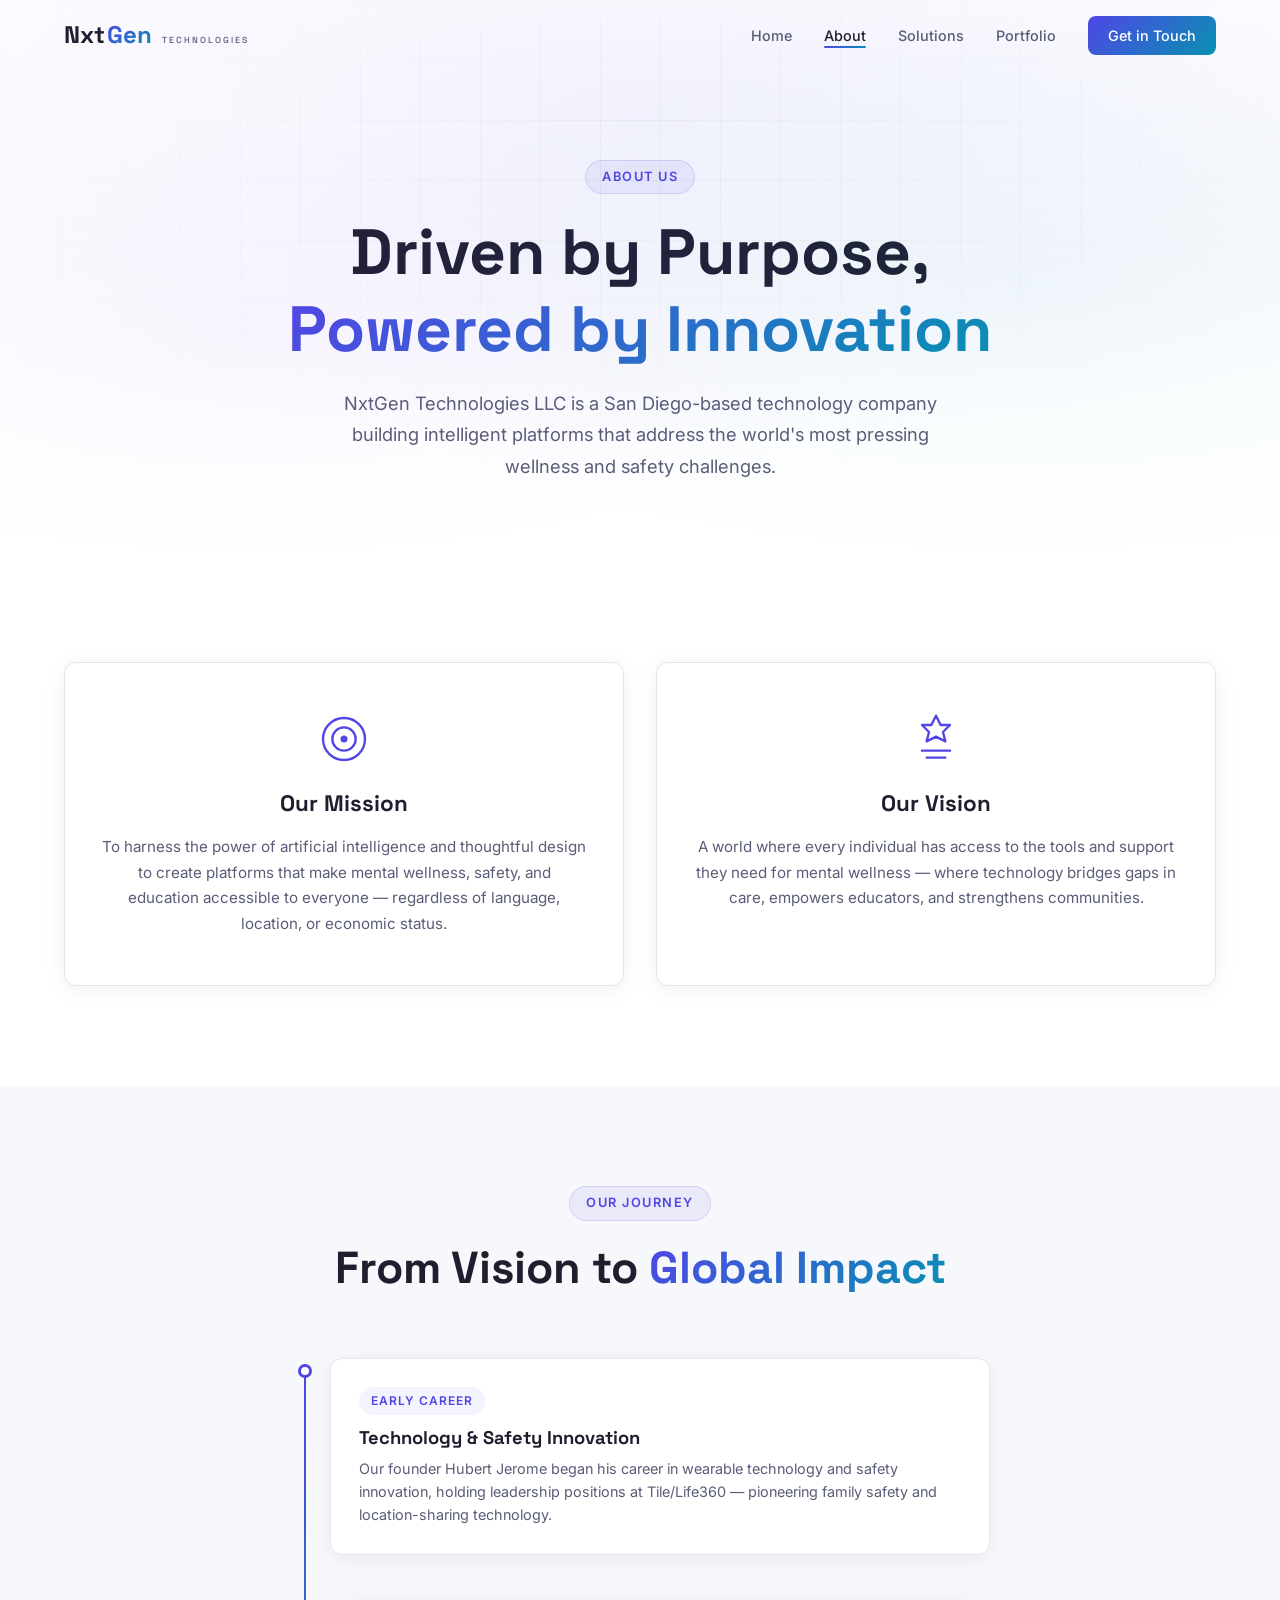
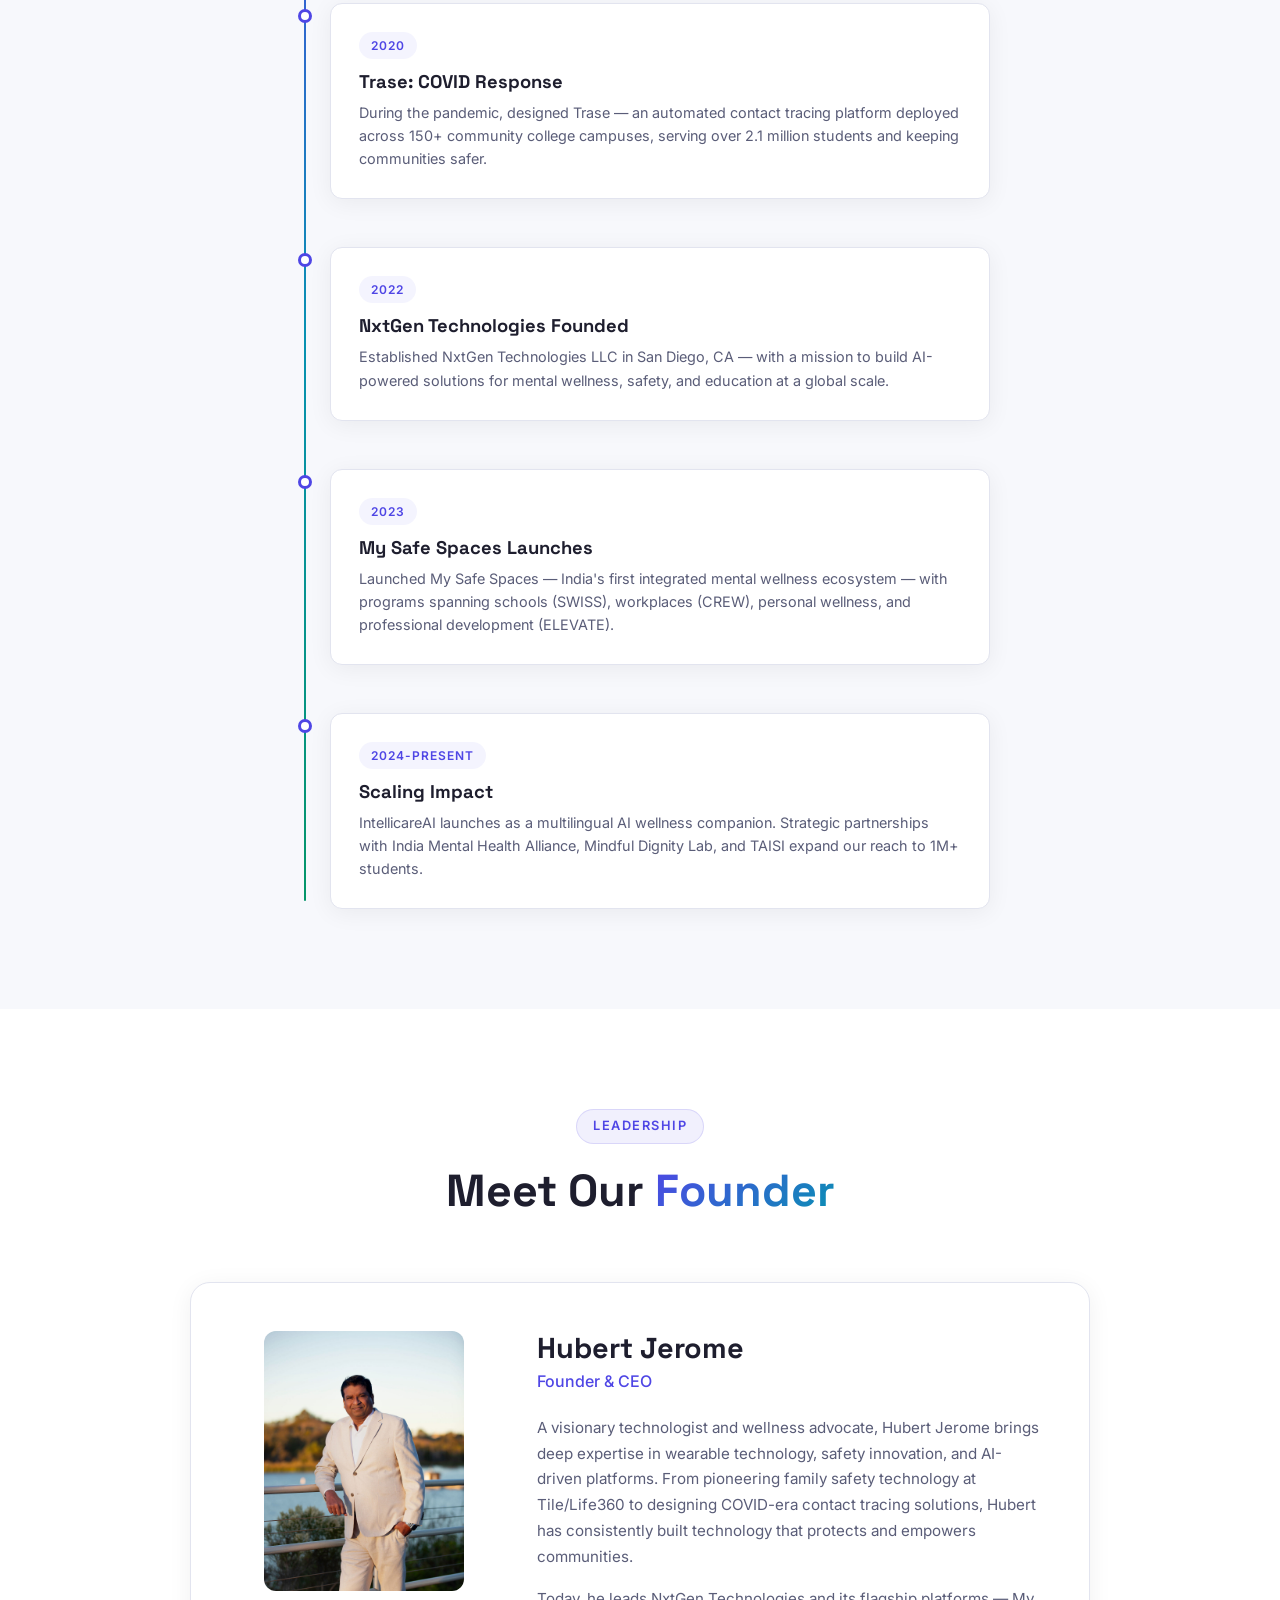
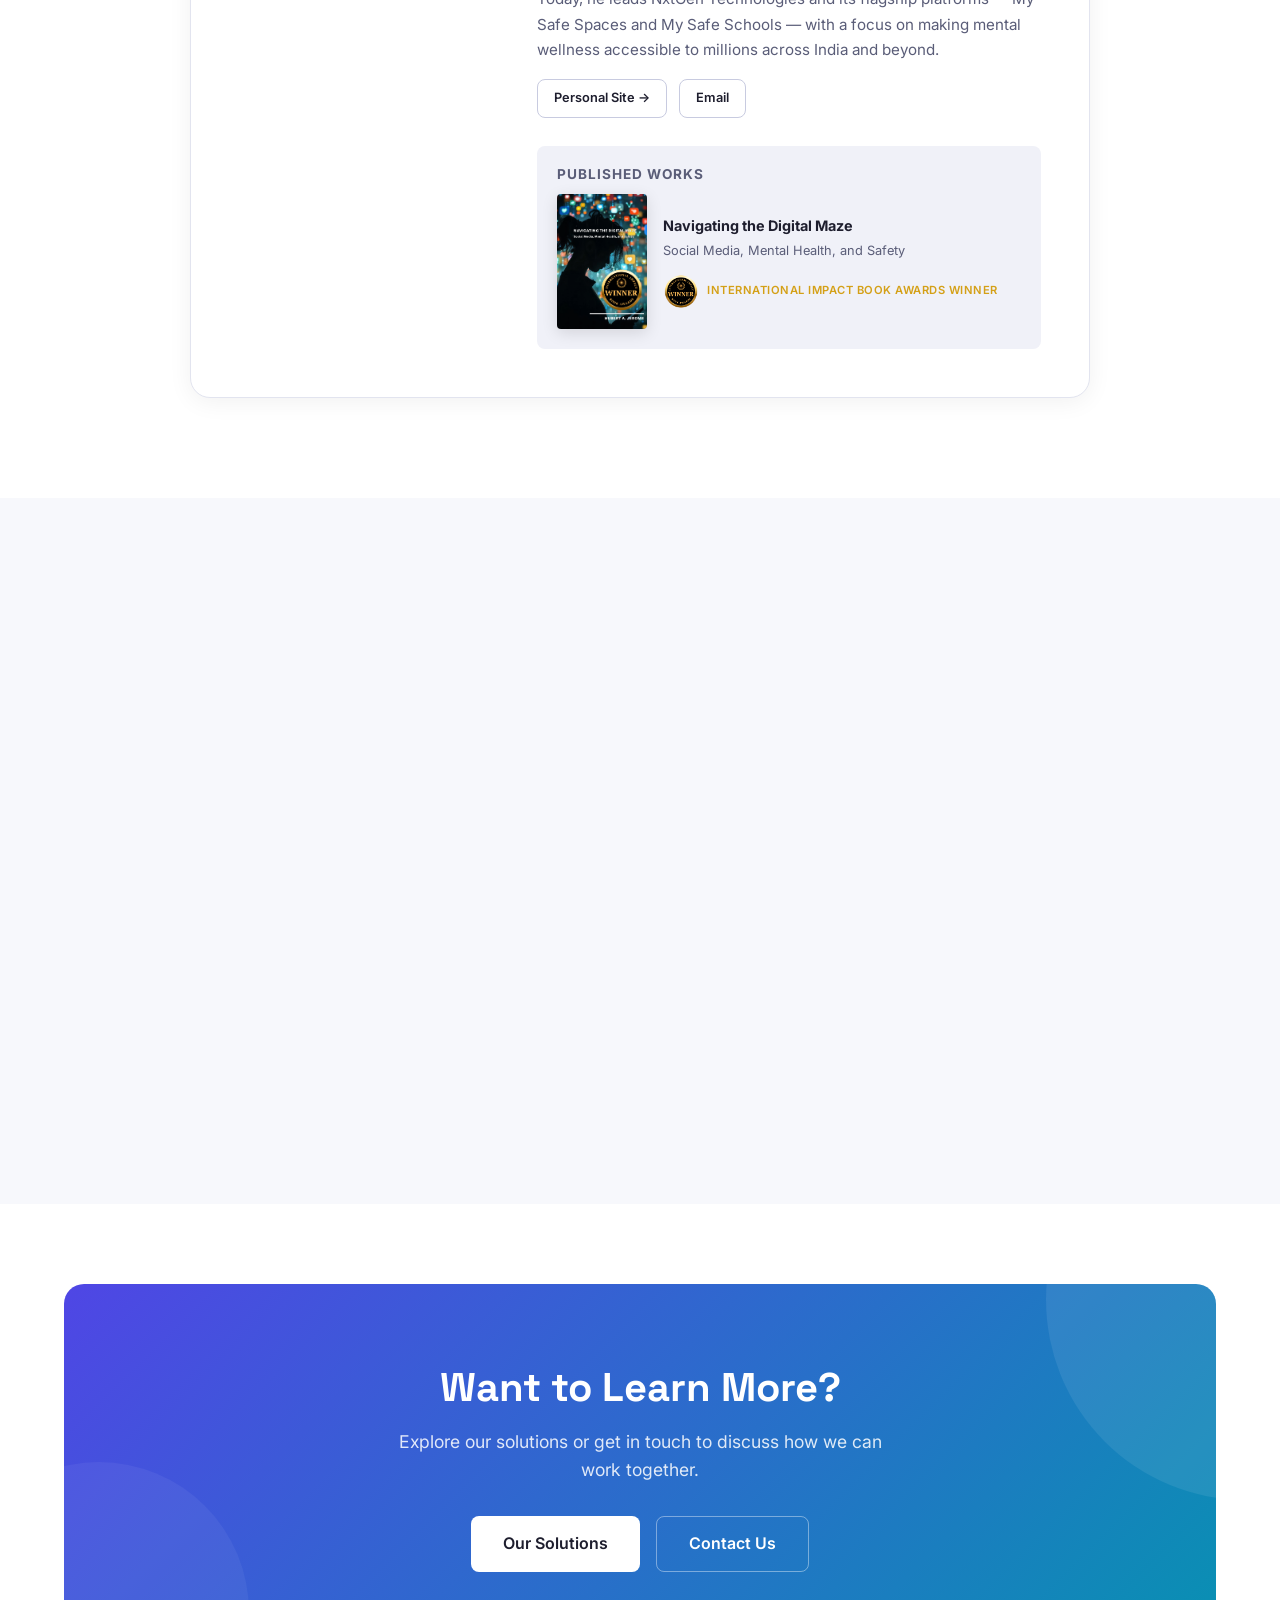
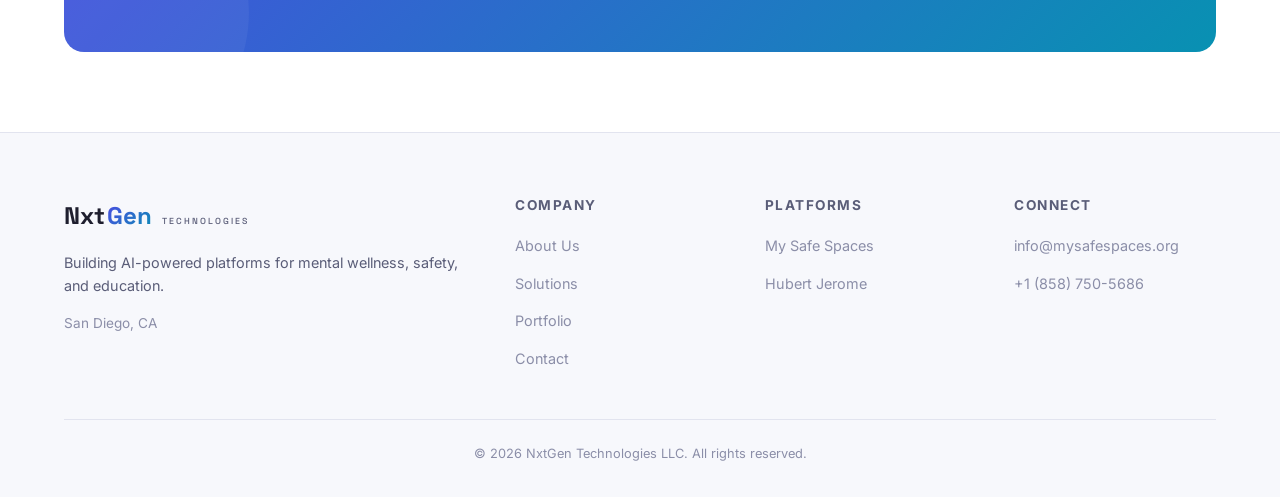
<file: about.html>
<!DOCTYPE html>
<html lang="en">
<head>
    <meta charset="UTF-8">
    <meta name="viewport" content="width=device-width, initial-scale=1.0">
    <title>About | NxtGen Technologies</title>
    <meta name="description" content="Learn about NxtGen Technologies — our mission, leadership, and commitment to building technology that transforms lives.">
    <link rel="icon" type="image/svg+xml" href="favicon.svg">
    <link rel="preconnect" href="https://fonts.googleapis.com">
    <link rel="preconnect" href="https://fonts.gstatic.com" crossorigin>
    <link href="https://fonts.googleapis.com/css2?family=Inter:wght@300;400;500;600;700;800&family=Space+Grotesk:wght@400;500;600;700&display=swap" rel="stylesheet">
    <link rel="stylesheet" href="css/style.css">
    <link rel="stylesheet" href="css/about.css">
</head>
<body>
    <!-- Navigation -->
    <nav class="navbar" id="navbar">
        <div class="container nav-container">
            <a href="index.html" class="logo">
                <span class="logo-nxt">Nxt</span><span class="logo-gen">Gen</span>
                <span class="logo-sub">Technologies</span>
            </a>
            <button class="nav-toggle" id="navToggle" aria-label="Toggle navigation">
                <span></span><span></span><span></span>
            </button>
            <ul class="nav-links" id="navLinks">
                <li><a href="index.html">Home</a></li>
                <li><a href="about.html" class="active">About</a></li>
                <li><a href="solutions.html">Solutions</a></li>
                <li><a href="portfolio.html">Portfolio</a></li>
                <li><a href="contact.html" class="btn btn-nav">Get in Touch</a></li>
            </ul>
        </div>
    </nav>

    <!-- Page Hero -->
    <section class="page-hero">
        <div class="hero-bg">
            <div class="hero-gradient"></div>
            <div class="hero-grid"></div>
        </div>
        <div class="container">
            <span class="section-tag">About Us</span>
            <h1 class="page-hero-title">Driven by Purpose,<br><span class="gradient-text">Powered by Innovation</span></h1>
            <p class="page-hero-subtitle">NxtGen Technologies LLC is a San Diego-based technology company building intelligent platforms that address the world's most pressing wellness and safety challenges.</p>
        </div>
    </section>

    <!-- Mission & Vision -->
    <section class="section">
        <div class="container">
            <div class="two-col">
                <div class="col-card">
                    <div class="col-card-icon">
                        <svg viewBox="0 0 48 48" fill="none"><circle cx="24" cy="24" r="18" stroke="currentColor" stroke-width="2"/><circle cx="24" cy="24" r="10" stroke="currentColor" stroke-width="2"/><circle cx="24" cy="24" r="3" fill="currentColor"/></svg>
                    </div>
                    <h3>Our Mission</h3>
                    <p>To harness the power of artificial intelligence and thoughtful design to create platforms that make mental wellness, safety, and education accessible to everyone — regardless of language, location, or economic status.</p>
                </div>
                <div class="col-card">
                    <div class="col-card-icon">
                        <svg viewBox="0 0 48 48" fill="none"><path d="M24 4l4 8h8l-6 6 2 8-8-4-8 4 2-8-6-6h8z" stroke="currentColor" stroke-width="2" stroke-linejoin="round"/><path d="M12 34h24M16 40h16" stroke="currentColor" stroke-width="2" stroke-linecap="round"/></svg>
                    </div>
                    <h3>Our Vision</h3>
                    <p>A world where every individual has access to the tools and support they need for mental wellness — where technology bridges gaps in care, empowers educators, and strengthens communities.</p>
                </div>
            </div>
        </div>
    </section>

    <!-- Story Timeline -->
    <section class="section section-alt">
        <div class="container">
            <div class="section-header">
                <span class="section-tag">Our Journey</span>
                <h2 class="section-title">From Vision to <span class="gradient-text">Global Impact</span></h2>
            </div>
            <div class="timeline">
                <div class="timeline-item">
                    <div class="timeline-marker"></div>
                    <div class="timeline-content">
                        <span class="timeline-date">Early Career</span>
                        <h3>Technology & Safety Innovation</h3>
                        <p>Our founder Hubert Jerome began his career in wearable technology and safety innovation, holding leadership positions at Tile/Life360 — pioneering family safety and location-sharing technology.</p>
                    </div>
                </div>
                <div class="timeline-item">
                    <div class="timeline-marker"></div>
                    <div class="timeline-content">
                        <span class="timeline-date">2020</span>
                        <h3>Trase: COVID Response</h3>
                        <p>During the pandemic, designed Trase — an automated contact tracing platform deployed across 150+ community college campuses, serving over 2.1 million students and keeping communities safer.</p>
                    </div>
                </div>
                <div class="timeline-item">
                    <div class="timeline-marker"></div>
                    <div class="timeline-content">
                        <span class="timeline-date">2022</span>
                        <h3>NxtGen Technologies Founded</h3>
                        <p>Established NxtGen Technologies LLC in San Diego, CA — with a mission to build AI-powered solutions for mental wellness, safety, and education at a global scale.</p>
                    </div>
                </div>
                <div class="timeline-item">
                    <div class="timeline-marker"></div>
                    <div class="timeline-content">
                        <span class="timeline-date">2023</span>
                        <h3>My Safe Spaces Launches</h3>
                        <p>Launched My Safe Spaces — India's first integrated mental wellness ecosystem — with programs spanning schools (SWISS), workplaces (CREW), personal wellness, and professional development (ELEVATE).</p>
                    </div>
                </div>
                <div class="timeline-item">
                    <div class="timeline-marker"></div>
                    <div class="timeline-content">
                        <span class="timeline-date">2024-Present</span>
                        <h3>Scaling Impact</h3>
                        <p>IntellicareAI launches as a multilingual AI wellness companion. Strategic partnerships with India Mental Health Alliance, Mindful Dignity Lab, and TAISI expand our reach to 1M+ students.</p>
                    </div>
                </div>
            </div>
        </div>
    </section>

    <!-- Leadership -->
    <section class="section">
        <div class="container">
            <div class="section-header">
                <span class="section-tag">Leadership</span>
                <h2 class="section-title">Meet Our <span class="gradient-text">Founder</span></h2>
            </div>
            <div class="leader-card">
                <div class="leader-avatar">
                    <img src="images/HubertJerome-30.jpg" alt="Hubert Jerome — Founder & CEO of NxtGen Technologies" class="leader-photo">
                </div>
                <div class="leader-info">
                    <h3>Hubert Jerome</h3>
                    <span class="leader-title">Founder & CEO</span>
                    <p>A visionary technologist and wellness advocate, Hubert Jerome brings deep expertise in wearable technology, safety innovation, and AI-driven platforms. From pioneering family safety technology at Tile/Life360 to designing COVID-era contact tracing solutions, Hubert has consistently built technology that protects and empowers communities.</p>
                    <p>Today, he leads NxtGen Technologies and its flagship platforms — My Safe Spaces and My Safe Schools — with a focus on making mental wellness accessible to millions across India and beyond.</p>
                    <div class="leader-links">
                        <a href="https://hubertjerome.com" target="_blank" rel="noopener" class="btn btn-outline btn-sm">Personal Site &rarr;</a>
                        <a href="mailto:hubert@hubertjerome.com" class="btn btn-outline btn-sm">Email</a>
                    </div>
                    <div class="leader-books">
                        <h4>Published Works</h4>
                        <div class="leader-book-showcase">
                            <img src="images/Book Cover w badge 2.png" alt="Navigating the Digital Maze — International Impact Book Awards Winner" class="book-cover-img">
                            <div class="book-details">
                                <strong>Navigating the Digital Maze</strong>
                                <span>Social Media, Mental Health, and Safety</span>
                                <div class="book-award">
                                    <img src="images/Impact Awards Digital Sticker.png" alt="International Impact Book Awards Winner" class="award-badge-img">
                                    <span>International Impact Book Awards Winner</span>
                                </div>
                            </div>
                        </div>
                    </div>
                </div>
            </div>
        </div>
    </section>

    <!-- Values -->
    <section class="section section-alt">
        <div class="container">
            <div class="section-header">
                <span class="section-tag">Our Values</span>
                <h2 class="section-title">What Guides <span class="gradient-text">Everything We Do</span></h2>
            </div>
            <div class="values-grid">
                <div class="value-card">
                    <span class="value-number">01</span>
                    <h3>Evidence-Based</h3>
                    <p>Every product we build is grounded in rigorous research — from randomized controlled trials to peer-reviewed meta-analyses.</p>
                </div>
                <div class="value-card">
                    <span class="value-number">02</span>
                    <h3>Accessibility First</h3>
                    <p>We design for everyone — supporting 6+ languages, mobile-first experiences, and pricing models that don't exclude those who need help most.</p>
                </div>
                <div class="value-card">
                    <span class="value-number">03</span>
                    <h3>Human-Centered AI</h3>
                    <p>Our AI augments human care — it never replaces it. Crisis detection always escalates to real people, and technology serves the human, not the other way around.</p>
                </div>
                <div class="value-card">
                    <span class="value-number">04</span>
                    <h3>Measurable Impact</h3>
                    <p>We obsess over outcomes, not outputs. From effect sizes of 0.72+ to 4.2x ROI, we prove that doing good and doing well aren't mutually exclusive.</p>
                </div>
            </div>
        </div>
    </section>

    <!-- CTA -->
    <section class="section section-cta">
        <div class="container">
            <div class="cta-box">
                <h2>Want to Learn More?</h2>
                <p>Explore our solutions or get in touch to discuss how we can work together.</p>
                <div class="cta-buttons">
                    <a href="solutions.html" class="btn btn-white btn-lg">Our Solutions</a>
                    <a href="contact.html" class="btn btn-outline-white btn-lg">Contact Us</a>
                </div>
            </div>
        </div>
    </section>

    <!-- Footer -->
    <footer class="footer">
        <div class="container">
            <div class="footer-grid">
                <div class="footer-brand">
                    <a href="index.html" class="logo">
                        <span class="logo-nxt">Nxt</span><span class="logo-gen">Gen</span>
                        <span class="logo-sub">Technologies</span>
                    </a>
                    <p>Building AI-powered platforms for mental wellness, safety, and education.</p>
                    <p class="footer-location">San Diego, CA</p>
                </div>
                <div class="footer-links">
                    <h4>Company</h4>
                    <ul>
                        <li><a href="about.html">About Us</a></li>
                        <li><a href="solutions.html">Solutions</a></li>
                        <li><a href="portfolio.html">Portfolio</a></li>
                        <li><a href="contact.html">Contact</a></li>
                    </ul>
                </div>
                <div class="footer-links">
                    <h4>Platforms</h4>
                    <ul>
                        <li><a href="https://mysafespaces.org" target="_blank" rel="noopener">My Safe Spaces</a></li>
                        <li><a href="https://hubertjerome.com" target="_blank" rel="noopener">Hubert Jerome</a></li>
                    </ul>
                </div>
                <div class="footer-links">
                    <h4>Connect</h4>
                    <ul>
                        <li><a href="mailto:info@mysafespaces.org">info@mysafespaces.org</a></li>
                        <li><a href="tel:+18587505686">+1 (858) 750-5686</a></li>
                    </ul>
                </div>
            </div>
            <div class="footer-bottom">
                <p>&copy; 2026 NxtGen Technologies LLC. All rights reserved.</p>
            </div>
        </div>
    </footer>

    <script src="js/main.js"></script>
</body>
</html>
</file>
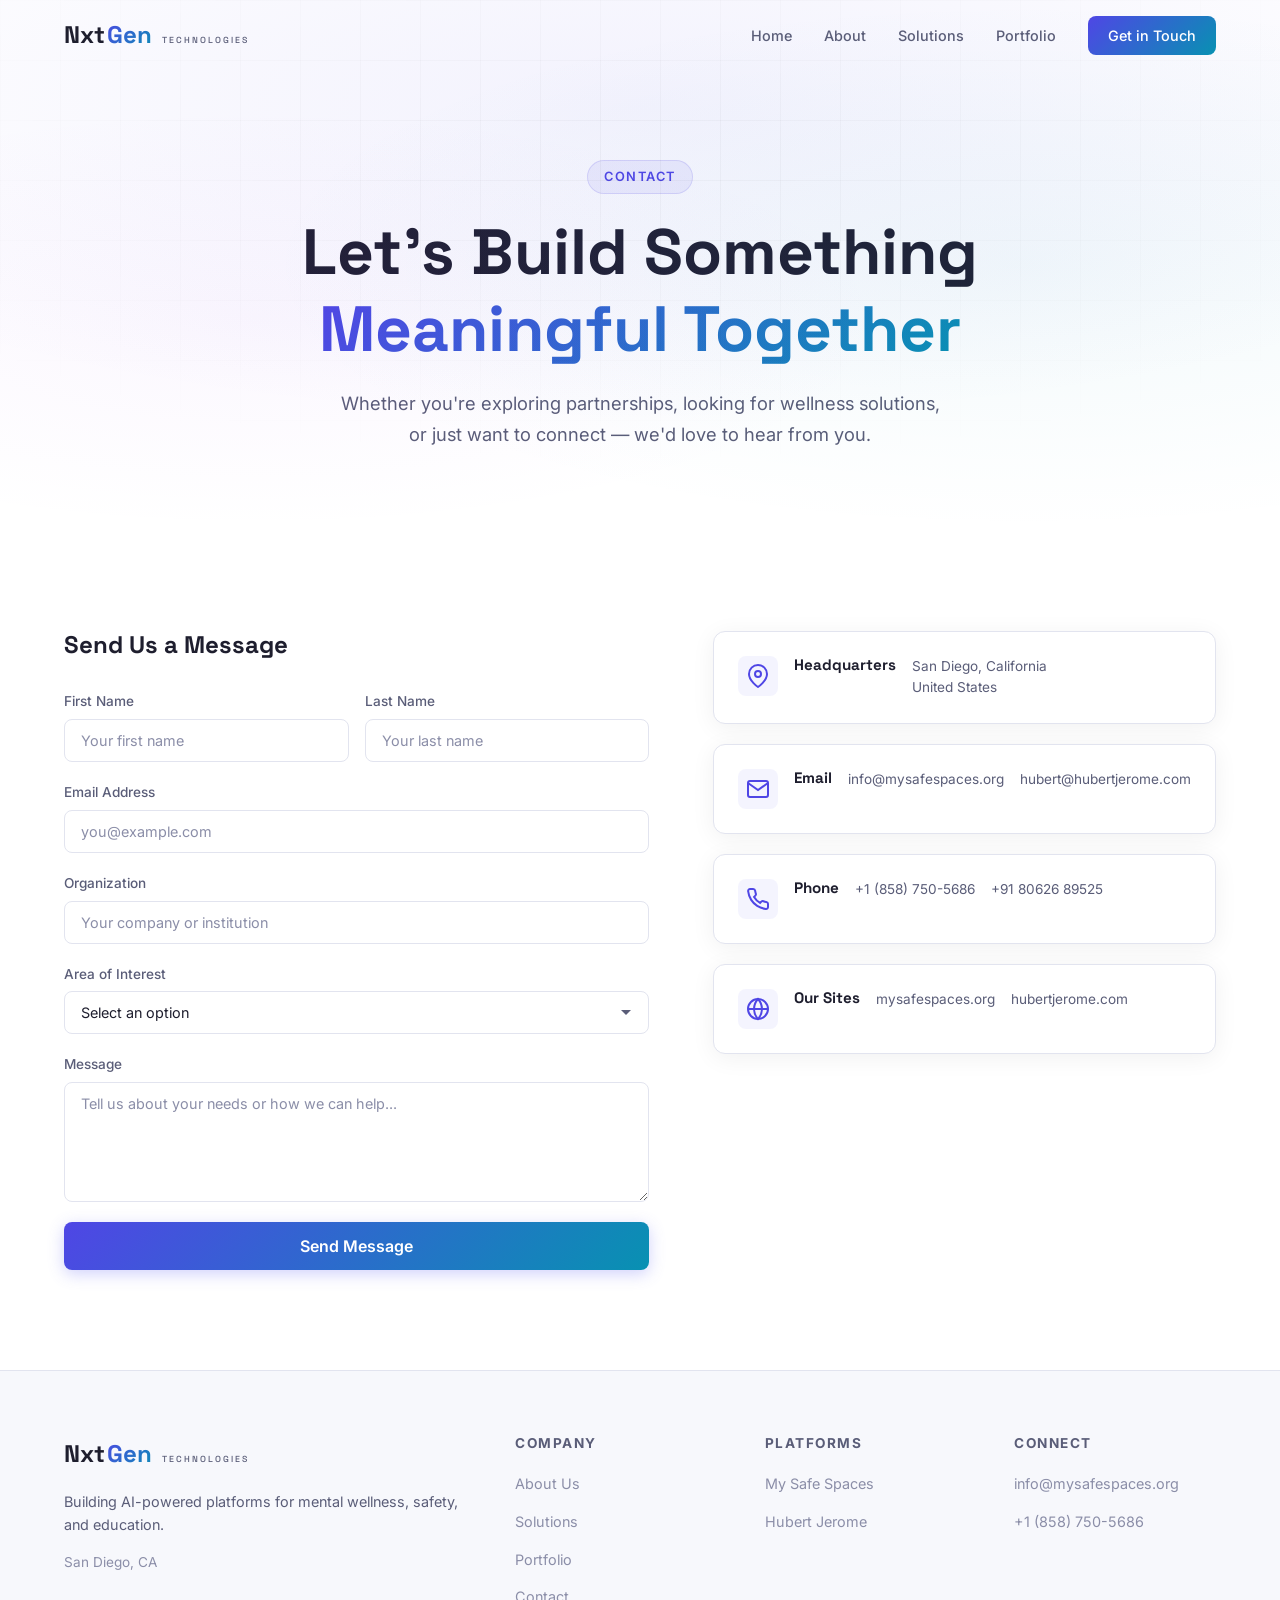
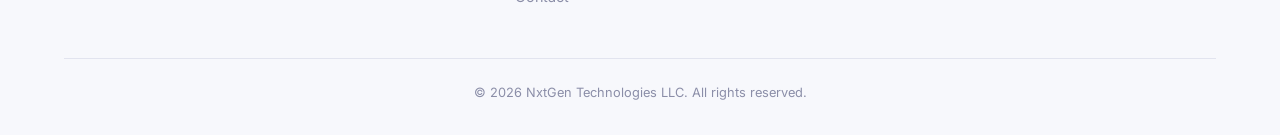
<file: contact.html>
<!DOCTYPE html>
<html lang="en">
<head>
    <meta charset="UTF-8">
    <meta name="viewport" content="width=device-width, initial-scale=1.0">
    <title>Contact | NxtGen Technologies</title>
    <meta name="description" content="Get in touch with NxtGen Technologies. Let's discuss how our AI-powered platforms can support your organization.">
    <link rel="icon" type="image/svg+xml" href="favicon.svg">
    <link rel="preconnect" href="https://fonts.googleapis.com">
    <link rel="preconnect" href="https://fonts.gstatic.com" crossorigin>
    <link href="https://fonts.googleapis.com/css2?family=Inter:wght@300;400;500;600;700;800&family=Space+Grotesk:wght@400;500;600;700&display=swap" rel="stylesheet">
    <link rel="stylesheet" href="css/style.css">
    <link rel="stylesheet" href="css/contact.css">
</head>
<body>
    <!-- Navigation -->
    <nav class="navbar" id="navbar">
        <div class="container nav-container">
            <a href="index.html" class="logo">
                <span class="logo-nxt">Nxt</span><span class="logo-gen">Gen</span>
                <span class="logo-sub">Technologies</span>
            </a>
            <button class="nav-toggle" id="navToggle" aria-label="Toggle navigation">
                <span></span><span></span><span></span>
            </button>
            <ul class="nav-links" id="navLinks">
                <li><a href="index.html">Home</a></li>
                <li><a href="about.html">About</a></li>
                <li><a href="solutions.html">Solutions</a></li>
                <li><a href="portfolio.html">Portfolio</a></li>
                <li><a href="contact.html" class="btn btn-nav active">Get in Touch</a></li>
            </ul>
        </div>
    </nav>

    <!-- Page Hero -->
    <section class="page-hero">
        <div class="hero-bg">
            <div class="hero-gradient"></div>
            <div class="hero-grid"></div>
        </div>
        <div class="container">
            <span class="section-tag">Contact</span>
            <h1 class="page-hero-title">Let's Build Something<br><span class="gradient-text">Meaningful Together</span></h1>
            <p class="page-hero-subtitle">Whether you're exploring partnerships, looking for wellness solutions, or just want to connect — we'd love to hear from you.</p>
        </div>
    </section>

    <!-- Contact Content -->
    <section class="section">
        <div class="container">
            <div class="contact-grid">
                <!-- Contact Form -->
                <div class="contact-form-wrap">
                    <h2>Send Us a Message</h2>
                    <form class="contact-form" id="contactForm">
                        <div class="form-row">
                            <div class="form-group">
                                <label for="firstName">First Name</label>
                                <input type="text" id="firstName" name="firstName" required placeholder="Your first name">
                            </div>
                            <div class="form-group">
                                <label for="lastName">Last Name</label>
                                <input type="text" id="lastName" name="lastName" required placeholder="Your last name">
                            </div>
                        </div>
                        <div class="form-group">
                            <label for="email">Email Address</label>
                            <input type="email" id="email" name="email" required placeholder="you@example.com">
                        </div>
                        <div class="form-group">
                            <label for="organization">Organization</label>
                            <input type="text" id="organization" name="organization" placeholder="Your company or institution">
                        </div>
                        <div class="form-group">
                            <label for="interest">Area of Interest</label>
                            <select id="interest" name="interest">
                                <option value="">Select an option</option>
                                <option value="swiss">SWISS — School Wellness Program</option>
                                <option value="crew">CREW — Corporate Wellness</option>
                                <option value="elevate">ELEVATE — Professional Development</option>
                                <option value="intellicareai">IntellicareAI Platform</option>
                                <option value="partnership">Strategic Partnership</option>
                                <option value="media">Media & Press</option>
                                <option value="other">Other</option>
                            </select>
                        </div>
                        <div class="form-group">
                            <label for="message">Message</label>
                            <textarea id="message" name="message" rows="5" required placeholder="Tell us about your needs or how we can help..."></textarea>
                        </div>
                        <button type="submit" class="btn btn-primary btn-lg btn-full">Send Message</button>
                    </form>
                    <div class="form-success" id="formSuccess">
                        <div class="success-icon">&#10003;</div>
                        <h3>Message Sent!</h3>
                        <p>Thank you for reaching out. We'll get back to you within 24-48 hours.</p>
                    </div>
                </div>

                <!-- Contact Info -->
                <div class="contact-info">
                    <div class="info-card">
                        <div class="info-icon">
                            <svg viewBox="0 0 24 24" fill="none" stroke="currentColor" stroke-width="2"><path d="M21 10c0 7-9 13-9 13s-9-6-9-13a9 9 0 0118 0z"/><circle cx="12" cy="10" r="3"/></svg>
                        </div>
                        <h3>Headquarters</h3>
                        <p>San Diego, California<br>United States</p>
                    </div>

                    <div class="info-card">
                        <div class="info-icon">
                            <svg viewBox="0 0 24 24" fill="none" stroke="currentColor" stroke-width="2"><path d="M4 4h16c1.1 0 2 .9 2 2v12c0 1.1-.9 2-2 2H4c-1.1 0-2-.9-2-2V6c0-1.1.9-2 2-2z"/><polyline points="22,6 12,13 2,6"/></svg>
                        </div>
                        <h3>Email</h3>
                        <p><a href="mailto:info@mysafespaces.org">info@mysafespaces.org</a></p>
                        <p><a href="mailto:hubert@hubertjerome.com">hubert@hubertjerome.com</a></p>
                    </div>

                    <div class="info-card">
                        <div class="info-icon">
                            <svg viewBox="0 0 24 24" fill="none" stroke="currentColor" stroke-width="2"><path d="M22 16.92v3a2 2 0 01-2.18 2 19.79 19.79 0 01-8.63-3.07 19.5 19.5 0 01-6-6 19.79 19.79 0 01-3.07-8.67A2 2 0 014.11 2h3a2 2 0 012 1.72 12.84 12.84 0 00.7 2.81 2 2 0 01-.45 2.11L8.09 9.91a16 16 0 006 6l1.27-1.27a2 2 0 012.11-.45 12.84 12.84 0 002.81.7A2 2 0 0122 16.92z"/></svg>
                        </div>
                        <h3>Phone</h3>
                        <p><a href="tel:+18587505686">+1 (858) 750-5686</a></p>
                        <p><a href="tel:+918062689525">+91 80626 89525</a></p>
                    </div>

                    <div class="info-card">
                        <div class="info-icon">
                            <svg viewBox="0 0 24 24" fill="none" stroke="currentColor" stroke-width="2"><circle cx="12" cy="12" r="10"/><path d="M2 12h20M12 2a15.3 15.3 0 014 10 15.3 15.3 0 01-4 10 15.3 15.3 0 01-4-10 15.3 15.3 0 014-10z"/></svg>
                        </div>
                        <h3>Our Sites</h3>
                        <p><a href="https://mysafespaces.org" target="_blank" rel="noopener">mysafespaces.org</a></p>
                        <p><a href="https://hubertjerome.com" target="_blank" rel="noopener">hubertjerome.com</a></p>
                    </div>
                </div>
            </div>
        </div>
    </section>

    <!-- Footer -->
    <footer class="footer">
        <div class="container">
            <div class="footer-grid">
                <div class="footer-brand">
                    <a href="index.html" class="logo">
                        <span class="logo-nxt">Nxt</span><span class="logo-gen">Gen</span>
                        <span class="logo-sub">Technologies</span>
                    </a>
                    <p>Building AI-powered platforms for mental wellness, safety, and education.</p>
                    <p class="footer-location">San Diego, CA</p>
                </div>
                <div class="footer-links">
                    <h4>Company</h4>
                    <ul>
                        <li><a href="about.html">About Us</a></li>
                        <li><a href="solutions.html">Solutions</a></li>
                        <li><a href="portfolio.html">Portfolio</a></li>
                        <li><a href="contact.html">Contact</a></li>
                    </ul>
                </div>
                <div class="footer-links">
                    <h4>Platforms</h4>
                    <ul>
                        <li><a href="https://mysafespaces.org" target="_blank" rel="noopener">My Safe Spaces</a></li>
                        <li><a href="https://hubertjerome.com" target="_blank" rel="noopener">Hubert Jerome</a></li>
                    </ul>
                </div>
                <div class="footer-links">
                    <h4>Connect</h4>
                    <ul>
                        <li><a href="mailto:info@mysafespaces.org">info@mysafespaces.org</a></li>
                        <li><a href="tel:+18587505686">+1 (858) 750-5686</a></li>
                    </ul>
                </div>
            </div>
            <div class="footer-bottom">
                <p>&copy; 2026 NxtGen Technologies LLC. All rights reserved.</p>
            </div>
        </div>
    </footer>

    <script src="js/main.js"></script>
</body>
</html>
</file>
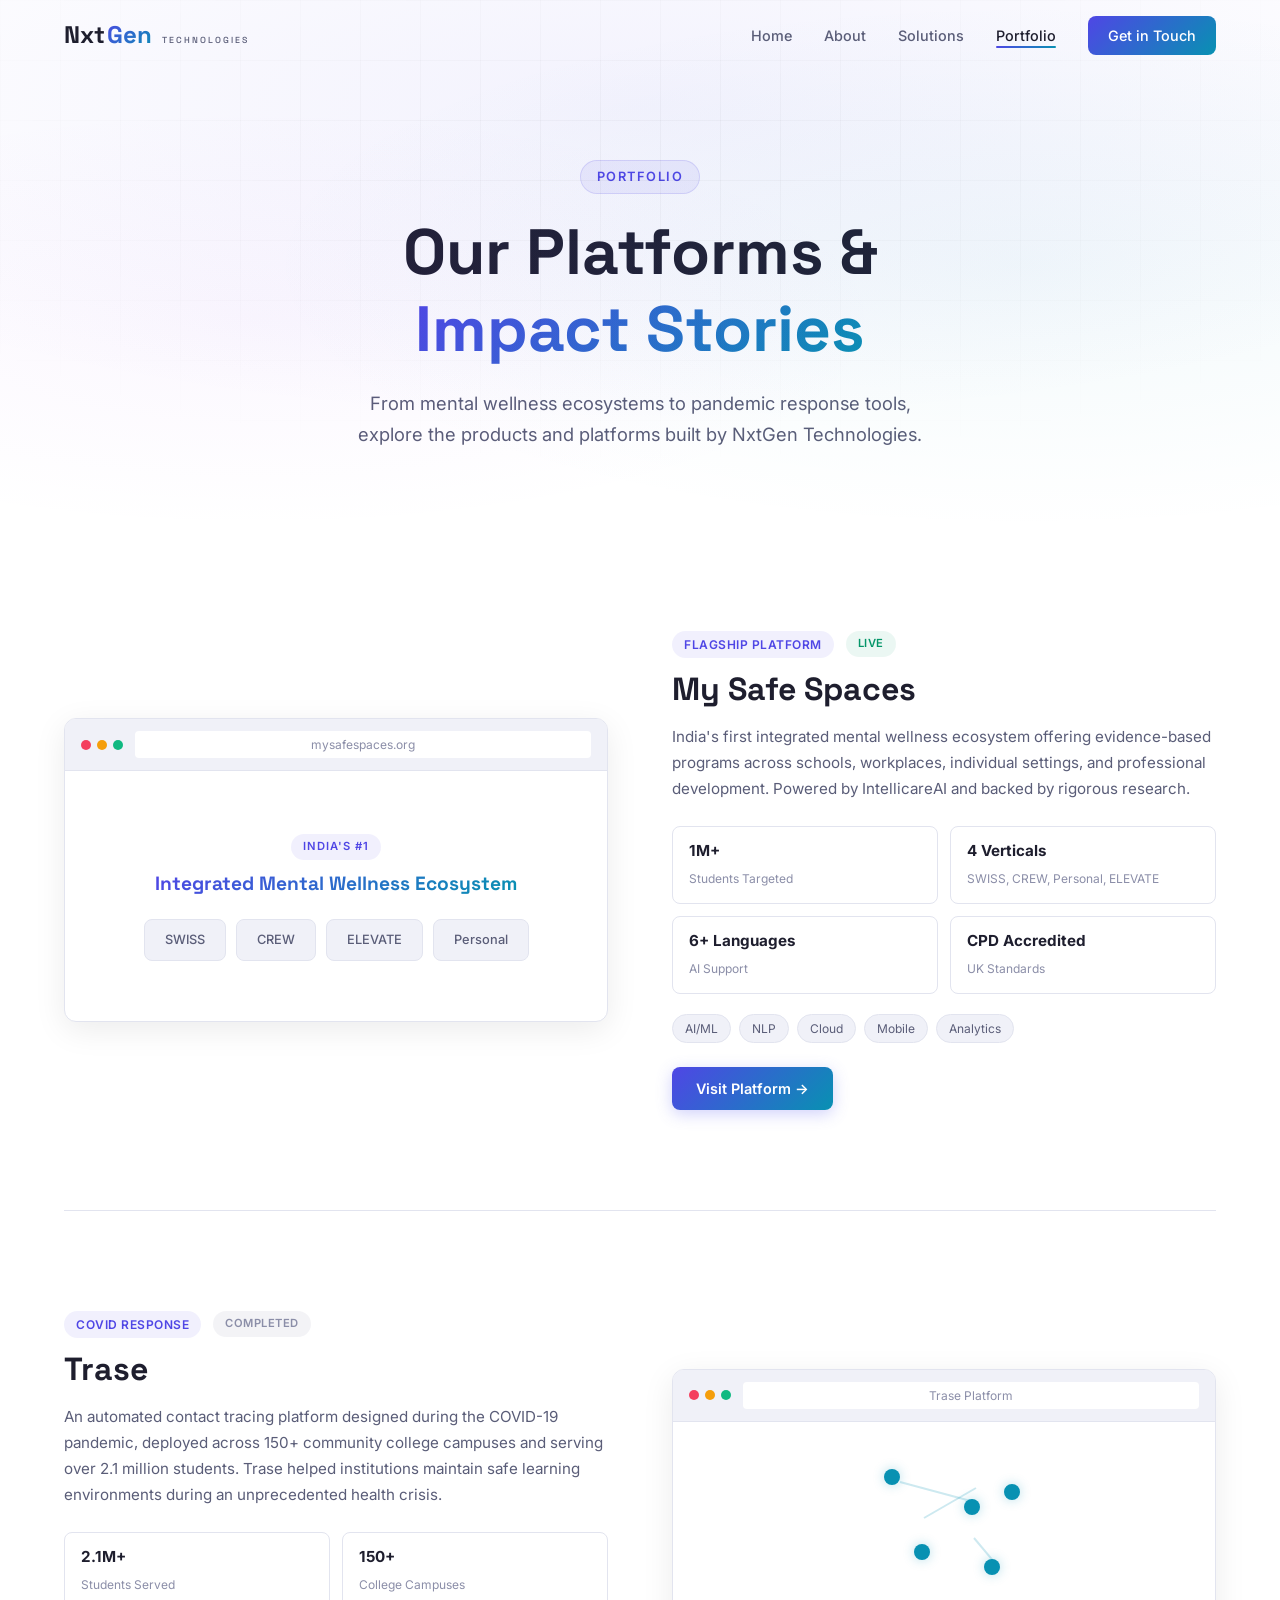
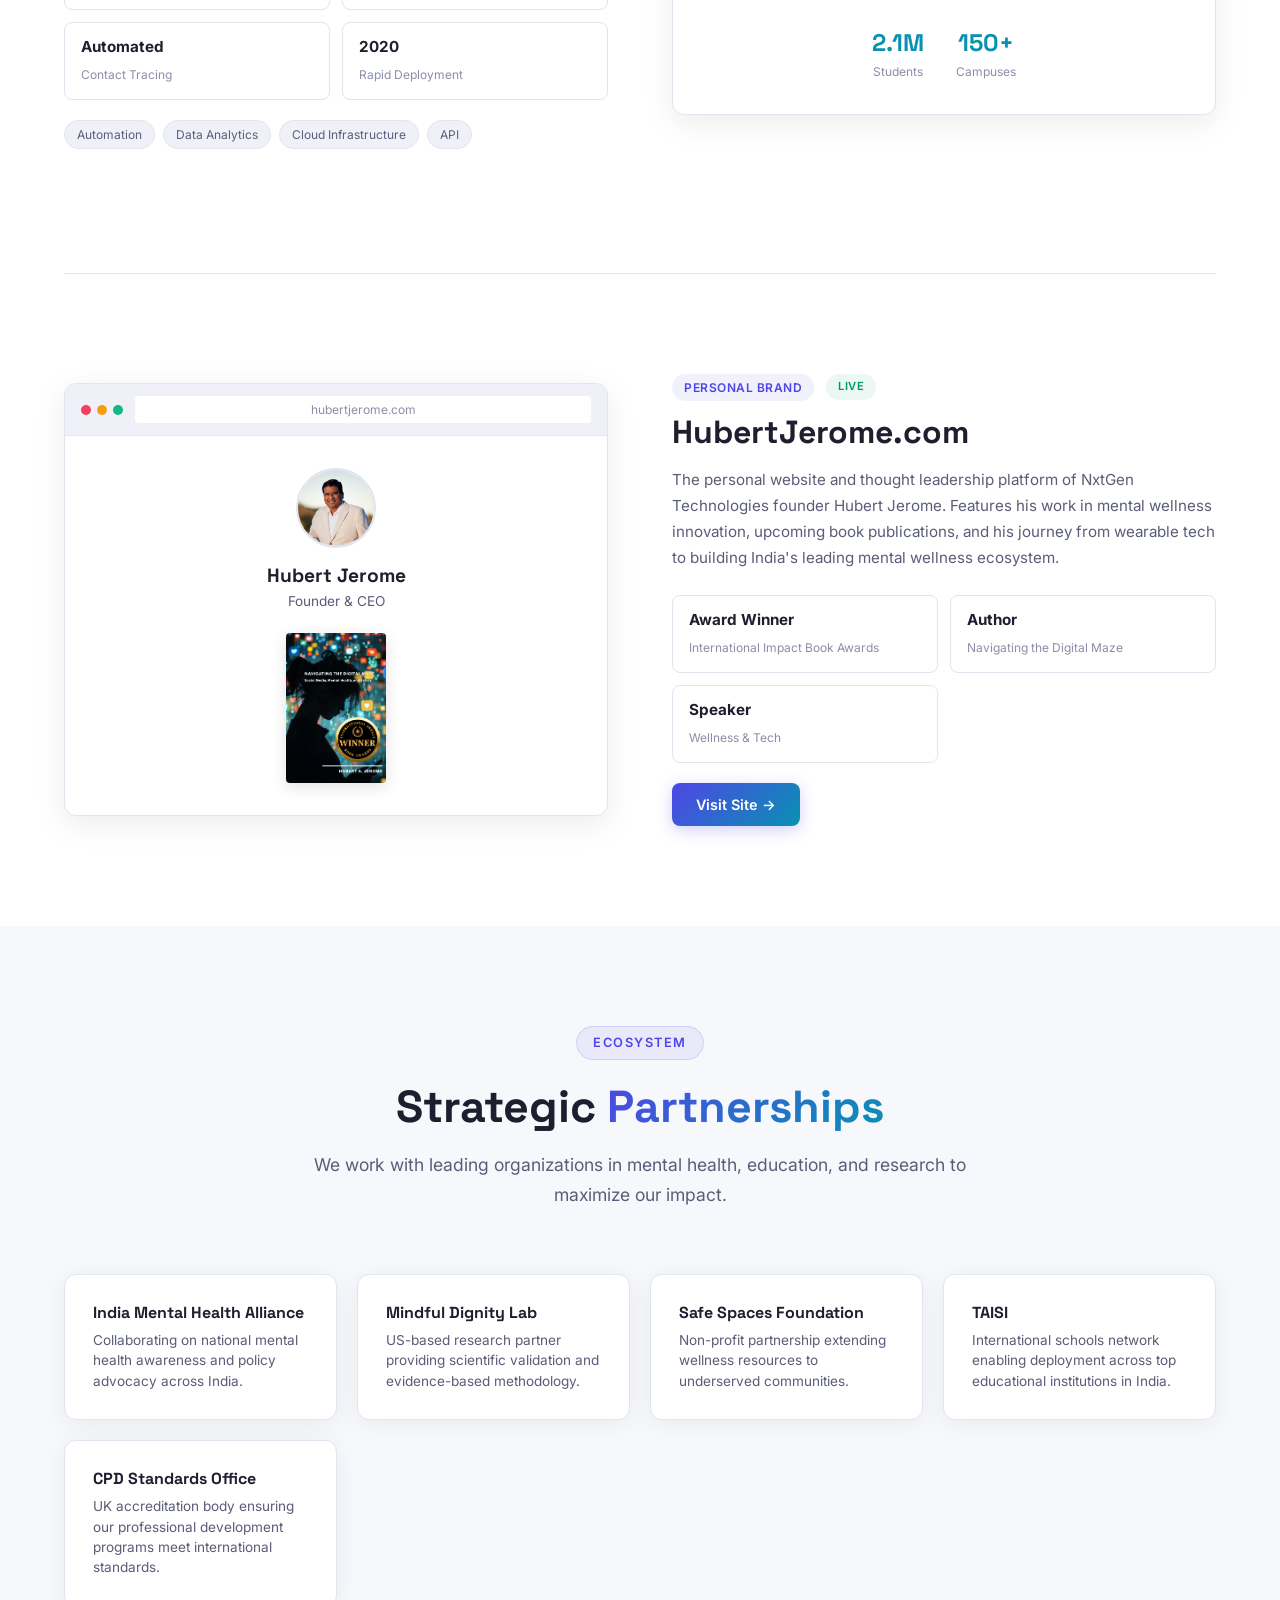
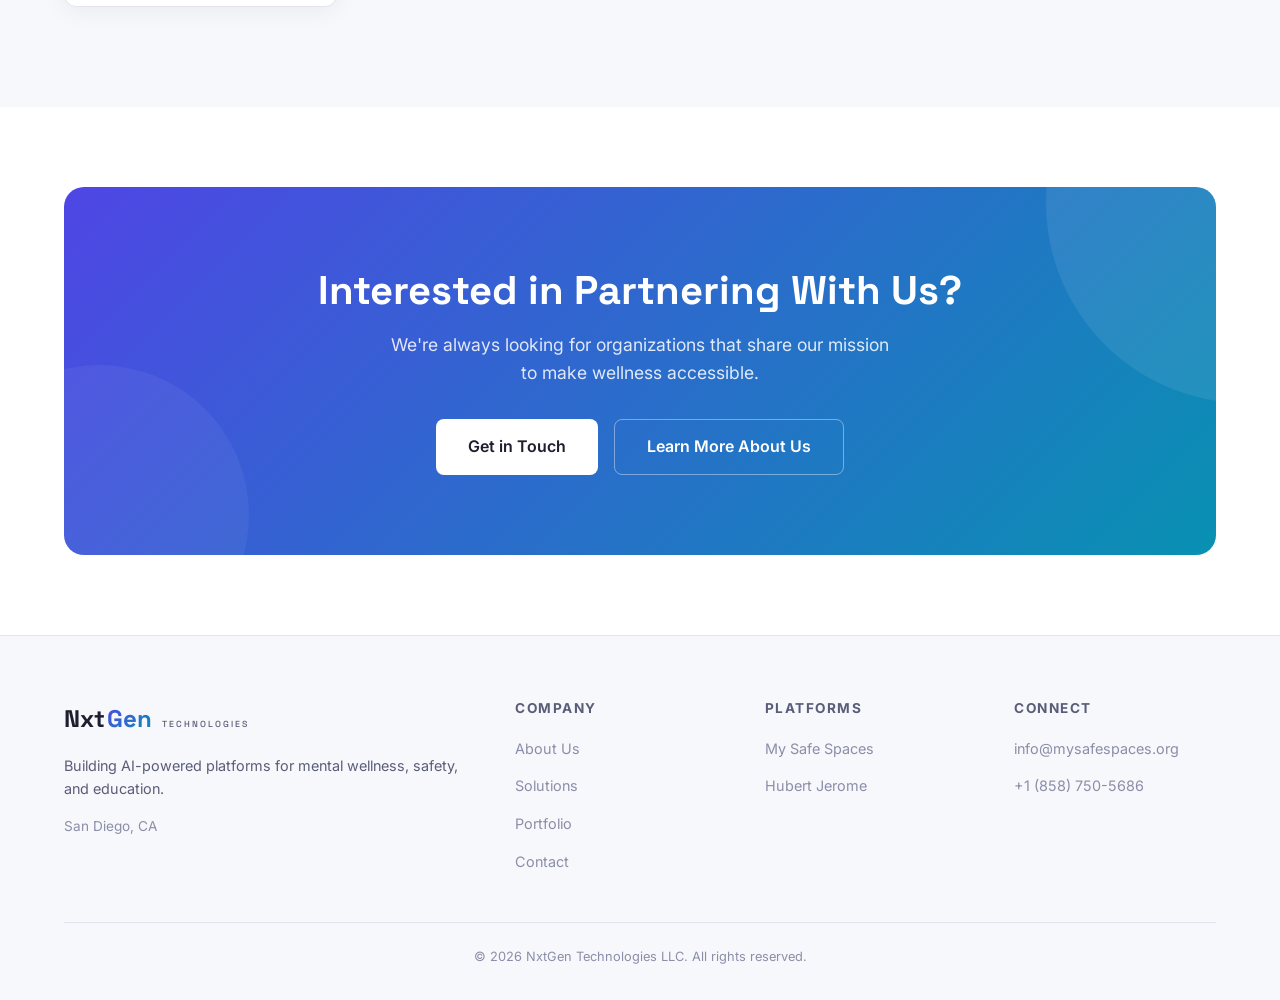
<file: portfolio.html>
<!DOCTYPE html>
<html lang="en">
<head>
    <meta charset="UTF-8">
    <meta name="viewport" content="width=device-width, initial-scale=1.0">
    <title>Portfolio | NxtGen Technologies</title>
    <meta name="description" content="Explore NxtGen Technologies portfolio — our platforms, products, and the impact we've made across mental wellness and safety.">
    <link rel="icon" type="image/svg+xml" href="favicon.svg">
    <link rel="preconnect" href="https://fonts.googleapis.com">
    <link rel="preconnect" href="https://fonts.gstatic.com" crossorigin>
    <link href="https://fonts.googleapis.com/css2?family=Inter:wght@300;400;500;600;700;800&family=Space+Grotesk:wght@400;500;600;700&display=swap" rel="stylesheet">
    <link rel="stylesheet" href="css/style.css">
    <link rel="stylesheet" href="css/portfolio.css">
</head>
<body>
    <!-- Navigation -->
    <nav class="navbar" id="navbar">
        <div class="container nav-container">
            <a href="index.html" class="logo">
                <span class="logo-nxt">Nxt</span><span class="logo-gen">Gen</span>
                <span class="logo-sub">Technologies</span>
            </a>
            <button class="nav-toggle" id="navToggle" aria-label="Toggle navigation">
                <span></span><span></span><span></span>
            </button>
            <ul class="nav-links" id="navLinks">
                <li><a href="index.html">Home</a></li>
                <li><a href="about.html">About</a></li>
                <li><a href="solutions.html">Solutions</a></li>
                <li><a href="portfolio.html" class="active">Portfolio</a></li>
                <li><a href="contact.html" class="btn btn-nav">Get in Touch</a></li>
            </ul>
        </div>
    </nav>

    <!-- Page Hero -->
    <section class="page-hero">
        <div class="hero-bg">
            <div class="hero-gradient"></div>
            <div class="hero-grid"></div>
        </div>
        <div class="container">
            <span class="section-tag">Portfolio</span>
            <h1 class="page-hero-title">Our Platforms &<br><span class="gradient-text">Impact Stories</span></h1>
            <p class="page-hero-subtitle">From mental wellness ecosystems to pandemic response tools, explore the products and platforms built by NxtGen Technologies.</p>
        </div>
    </section>

    <!-- Portfolio Items -->
    <section class="section">
        <div class="container">
            <!-- My Safe Spaces -->
            <div class="portfolio-item">
                <div class="portfolio-visual">
                    <div class="portfolio-mockup mss">
                        <div class="mockup-browser">
                            <div class="mockup-dots"><span></span><span></span><span></span></div>
                            <span class="mockup-url">mysafespaces.org</span>
                        </div>
                        <div class="mockup-content">
                            <div class="mockup-hero-text">
                                <span class="mockup-tag">India's #1</span>
                                <h3>Integrated Mental Wellness Ecosystem</h3>
                            </div>
                            <div class="mockup-cards">
                                <div class="mc">SWISS</div>
                                <div class="mc">CREW</div>
                                <div class="mc">ELEVATE</div>
                                <div class="mc">Personal</div>
                            </div>
                        </div>
                    </div>
                </div>
                <div class="portfolio-info">
                    <div class="portfolio-meta">
                        <span class="portfolio-type">Flagship Platform</span>
                        <span class="portfolio-status live">Live</span>
                    </div>
                    <h2>My Safe Spaces</h2>
                    <p>India's first integrated mental wellness ecosystem offering evidence-based programs across schools, workplaces, individual settings, and professional development. Powered by IntellicareAI and backed by rigorous research.</p>
                    <div class="portfolio-stats">
                        <div class="ps"><strong>1M+</strong><span>Students Targeted</span></div>
                        <div class="ps"><strong>4 Verticals</strong><span>SWISS, CREW, Personal, ELEVATE</span></div>
                        <div class="ps"><strong>6+ Languages</strong><span>AI Support</span></div>
                        <div class="ps"><strong>CPD Accredited</strong><span>UK Standards</span></div>
                    </div>
                    <div class="portfolio-tech">
                        <span>AI/ML</span>
                        <span>NLP</span>
                        <span>Cloud</span>
                        <span>Mobile</span>
                        <span>Analytics</span>
                    </div>
                    <a href="https://mysafespaces.org" target="_blank" rel="noopener" class="btn btn-primary">Visit Platform &rarr;</a>
                </div>
            </div>

            <!-- Trase -->
            <div class="portfolio-item reverse">
                <div class="portfolio-visual">
                    <div class="portfolio-mockup trase">
                        <div class="mockup-browser">
                            <div class="mockup-dots"><span></span><span></span><span></span></div>
                            <span class="mockup-url">Trase Platform</span>
                        </div>
                        <div class="mockup-content trase-content">
                            <div class="trase-map">
                                <div class="trase-node n1"></div>
                                <div class="trase-node n2"></div>
                                <div class="trase-node n3"></div>
                                <div class="trase-node n4"></div>
                                <div class="trase-node n5"></div>
                                <div class="trase-line l1"></div>
                                <div class="trase-line l2"></div>
                                <div class="trase-line l3"></div>
                            </div>
                            <div class="trase-stat-row">
                                <div class="trase-stat">
                                    <strong>2.1M</strong>
                                    <span>Students</span>
                                </div>
                                <div class="trase-stat">
                                    <strong>150+</strong>
                                    <span>Campuses</span>
                                </div>
                            </div>
                        </div>
                    </div>
                </div>
                <div class="portfolio-info">
                    <div class="portfolio-meta">
                        <span class="portfolio-type">COVID Response</span>
                        <span class="portfolio-status archived">Completed</span>
                    </div>
                    <h2>Trase</h2>
                    <p>An automated contact tracing platform designed during the COVID-19 pandemic, deployed across 150+ community college campuses and serving over 2.1 million students. Trase helped institutions maintain safe learning environments during an unprecedented health crisis.</p>
                    <div class="portfolio-stats">
                        <div class="ps"><strong>2.1M+</strong><span>Students Served</span></div>
                        <div class="ps"><strong>150+</strong><span>College Campuses</span></div>
                        <div class="ps"><strong>Automated</strong><span>Contact Tracing</span></div>
                        <div class="ps"><strong>2020</strong><span>Rapid Deployment</span></div>
                    </div>
                    <div class="portfolio-tech">
                        <span>Automation</span>
                        <span>Data Analytics</span>
                        <span>Cloud Infrastructure</span>
                        <span>API</span>
                    </div>
                </div>
            </div>

            <!-- Hubert Jerome Personal Brand -->
            <div class="portfolio-item">
                <div class="portfolio-visual">
                    <div class="portfolio-mockup hj">
                        <div class="mockup-browser">
                            <div class="mockup-dots"><span></span><span></span><span></span></div>
                            <span class="mockup-url">hubertjerome.com</span>
                        </div>
                        <div class="mockup-content hj-content">
                            <img src="images/HubertJerome-33.jpg" alt="Hubert Jerome" class="hj-photo">
                            <h3>Hubert Jerome</h3>
                            <p>Founder & CEO</p>
                            <img src="images/Book Cover w badge 2.png" alt="Navigating the Digital Maze" class="hj-book-img">
                        </div>
                    </div>
                </div>
                <div class="portfolio-info">
                    <div class="portfolio-meta">
                        <span class="portfolio-type">Personal Brand</span>
                        <span class="portfolio-status live">Live</span>
                    </div>
                    <h2>HubertJerome.com</h2>
                    <p>The personal website and thought leadership platform of NxtGen Technologies founder Hubert Jerome. Features his work in mental wellness innovation, upcoming book publications, and his journey from wearable tech to building India's leading mental wellness ecosystem.</p>
                    <div class="portfolio-stats">
                        <div class="ps"><strong>Award Winner</strong><span>International Impact Book Awards</span></div>
                        <div class="ps"><strong>Author</strong><span>Navigating the Digital Maze</span></div>
                        <div class="ps"><strong>Speaker</strong><span>Wellness & Tech</span></div>
                    </div>
                    <a href="https://hubertjerome.com" target="_blank" rel="noopener" class="btn btn-primary">Visit Site &rarr;</a>
                </div>
            </div>
        </div>
    </section>

    <!-- Partners Section -->
    <section class="section section-alt">
        <div class="container">
            <div class="section-header">
                <span class="section-tag">Ecosystem</span>
                <h2 class="section-title">Strategic <span class="gradient-text">Partnerships</span></h2>
                <p class="section-desc">We work with leading organizations in mental health, education, and research to maximize our impact.</p>
            </div>
            <div class="partners-detail-grid">
                <div class="partner-detail-card">
                    <h3>India Mental Health Alliance</h3>
                    <p>Collaborating on national mental health awareness and policy advocacy across India.</p>
                </div>
                <div class="partner-detail-card">
                    <h3>Mindful Dignity Lab</h3>
                    <p>US-based research partner providing scientific validation and evidence-based methodology.</p>
                </div>
                <div class="partner-detail-card">
                    <h3>Safe Spaces Foundation</h3>
                    <p>Non-profit partnership extending wellness resources to underserved communities.</p>
                </div>
                <div class="partner-detail-card">
                    <h3>TAISI</h3>
                    <p>International schools network enabling deployment across top educational institutions in India.</p>
                </div>
                <div class="partner-detail-card">
                    <h3>CPD Standards Office</h3>
                    <p>UK accreditation body ensuring our professional development programs meet international standards.</p>
                </div>
            </div>
        </div>
    </section>

    <!-- CTA -->
    <section class="section section-cta">
        <div class="container">
            <div class="cta-box">
                <h2>Interested in Partnering With Us?</h2>
                <p>We're always looking for organizations that share our mission to make wellness accessible.</p>
                <div class="cta-buttons">
                    <a href="contact.html" class="btn btn-white btn-lg">Get in Touch</a>
                    <a href="about.html" class="btn btn-outline-white btn-lg">Learn More About Us</a>
                </div>
            </div>
        </div>
    </section>

    <!-- Footer -->
    <footer class="footer">
        <div class="container">
            <div class="footer-grid">
                <div class="footer-brand">
                    <a href="index.html" class="logo">
                        <span class="logo-nxt">Nxt</span><span class="logo-gen">Gen</span>
                        <span class="logo-sub">Technologies</span>
                    </a>
                    <p>Building AI-powered platforms for mental wellness, safety, and education.</p>
                    <p class="footer-location">San Diego, CA</p>
                </div>
                <div class="footer-links">
                    <h4>Company</h4>
                    <ul>
                        <li><a href="about.html">About Us</a></li>
                        <li><a href="solutions.html">Solutions</a></li>
                        <li><a href="portfolio.html">Portfolio</a></li>
                        <li><a href="contact.html">Contact</a></li>
                    </ul>
                </div>
                <div class="footer-links">
                    <h4>Platforms</h4>
                    <ul>
                        <li><a href="https://mysafespaces.org" target="_blank" rel="noopener">My Safe Spaces</a></li>
                        <li><a href="https://hubertjerome.com" target="_blank" rel="noopener">Hubert Jerome</a></li>
                    </ul>
                </div>
                <div class="footer-links">
                    <h4>Connect</h4>
                    <ul>
                        <li><a href="mailto:info@mysafespaces.org">info@mysafespaces.org</a></li>
                        <li><a href="tel:+18587505686">+1 (858) 750-5686</a></li>
                    </ul>
                </div>
            </div>
            <div class="footer-bottom">
                <p>&copy; 2026 NxtGen Technologies LLC. All rights reserved.</p>
            </div>
        </div>
    </footer>

    <script src="js/main.js"></script>
</body>
</html>
</file>
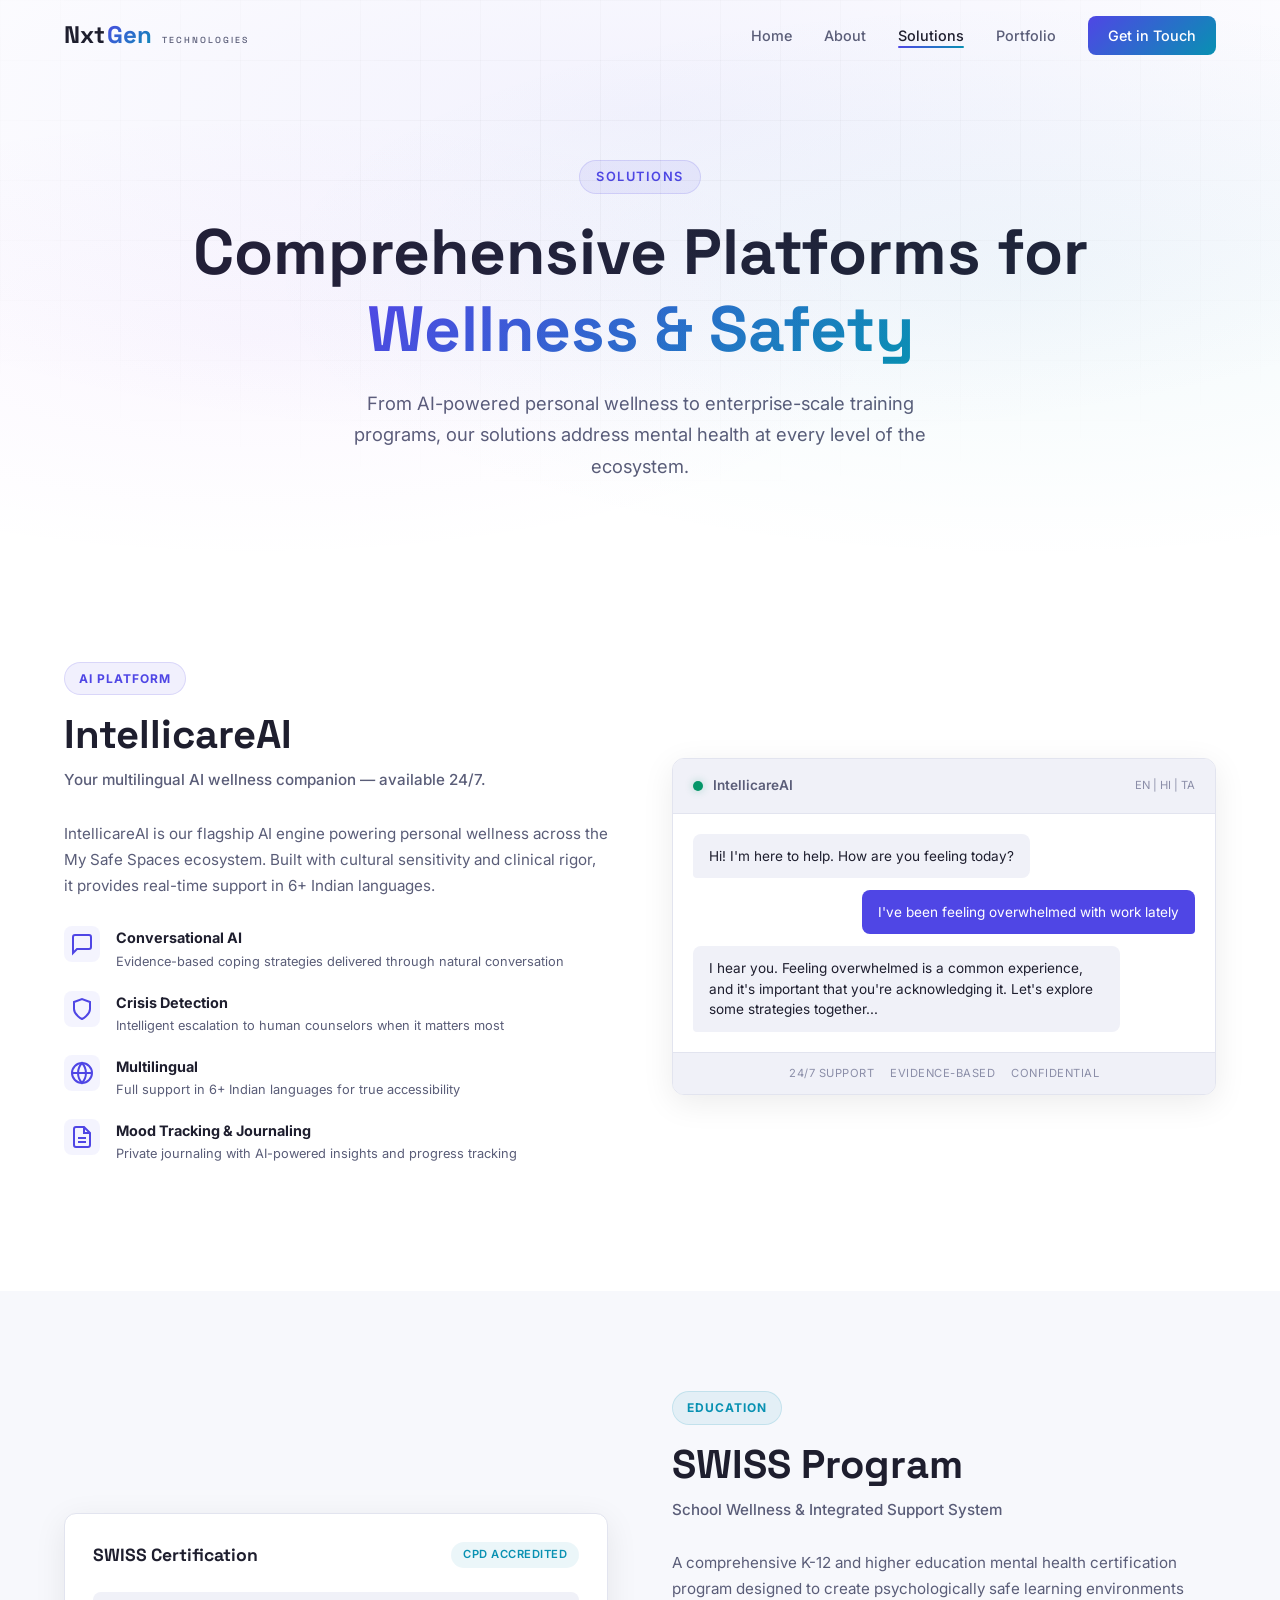
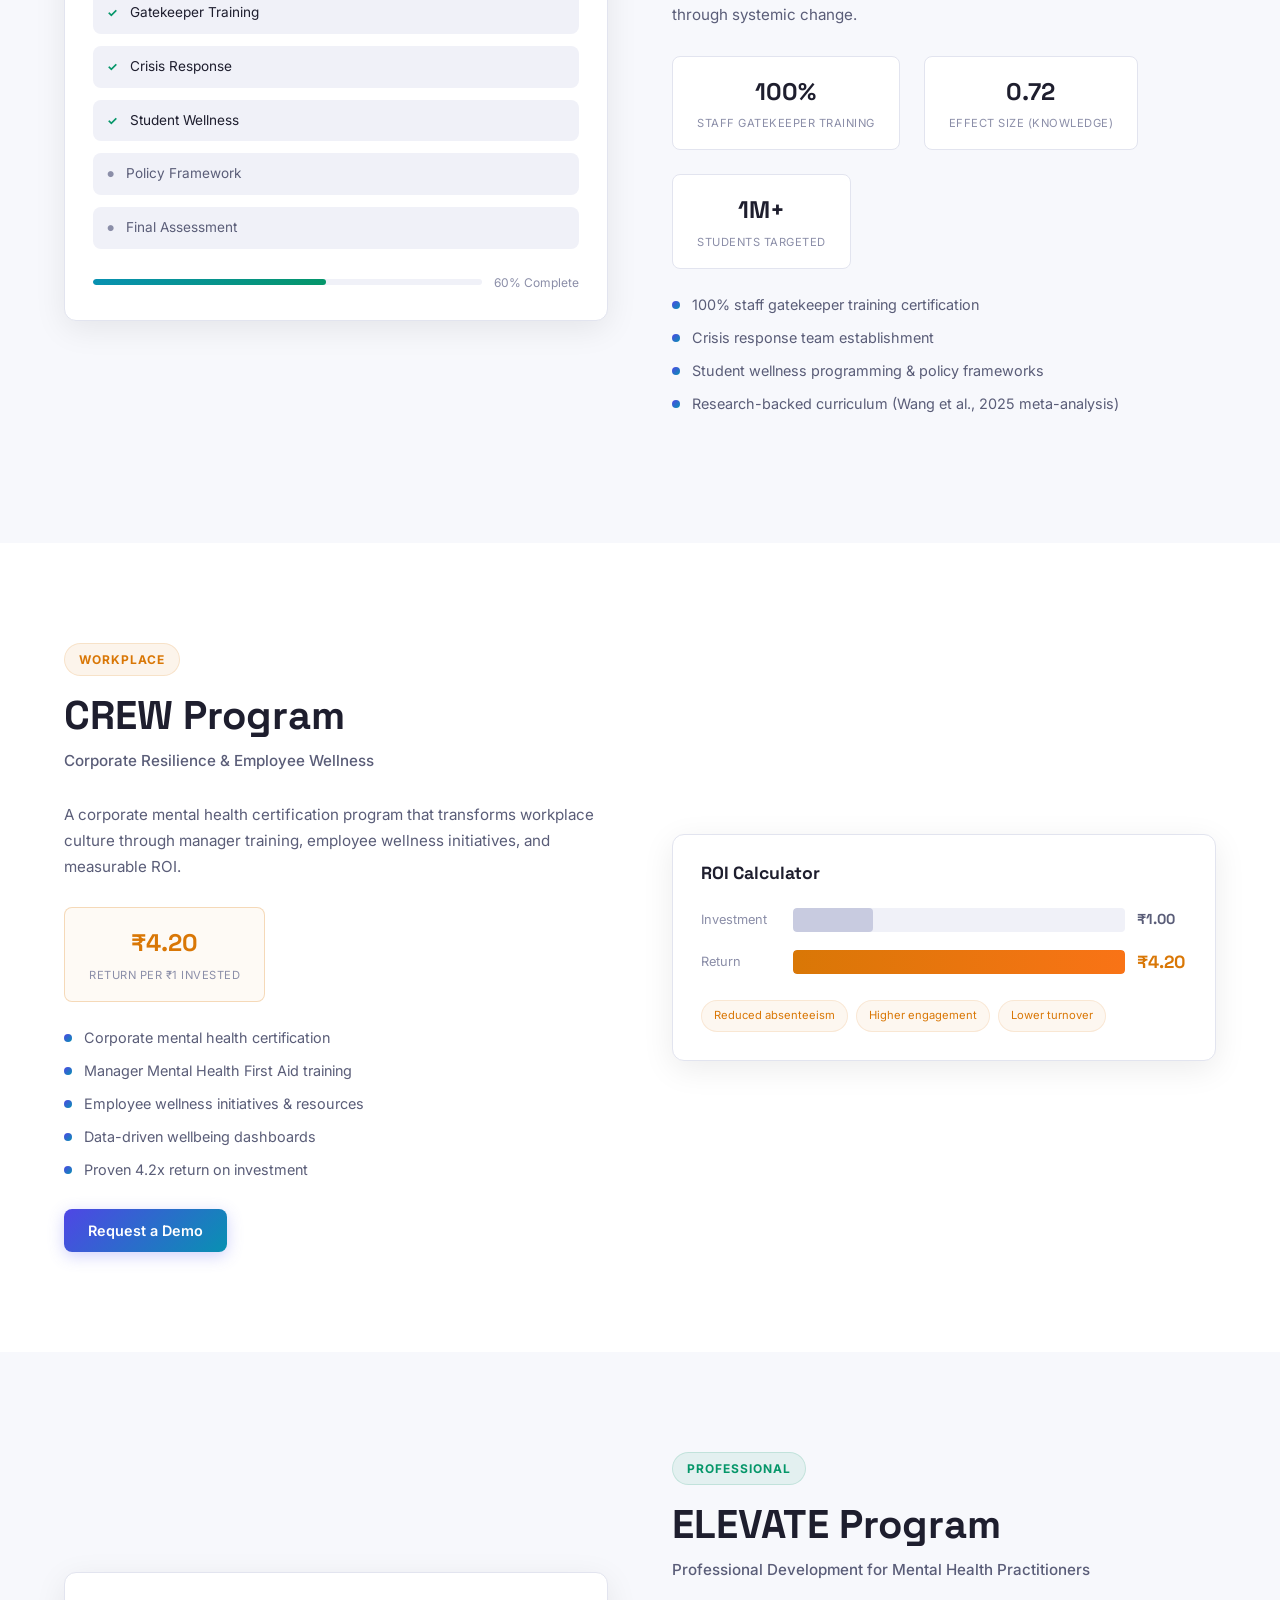
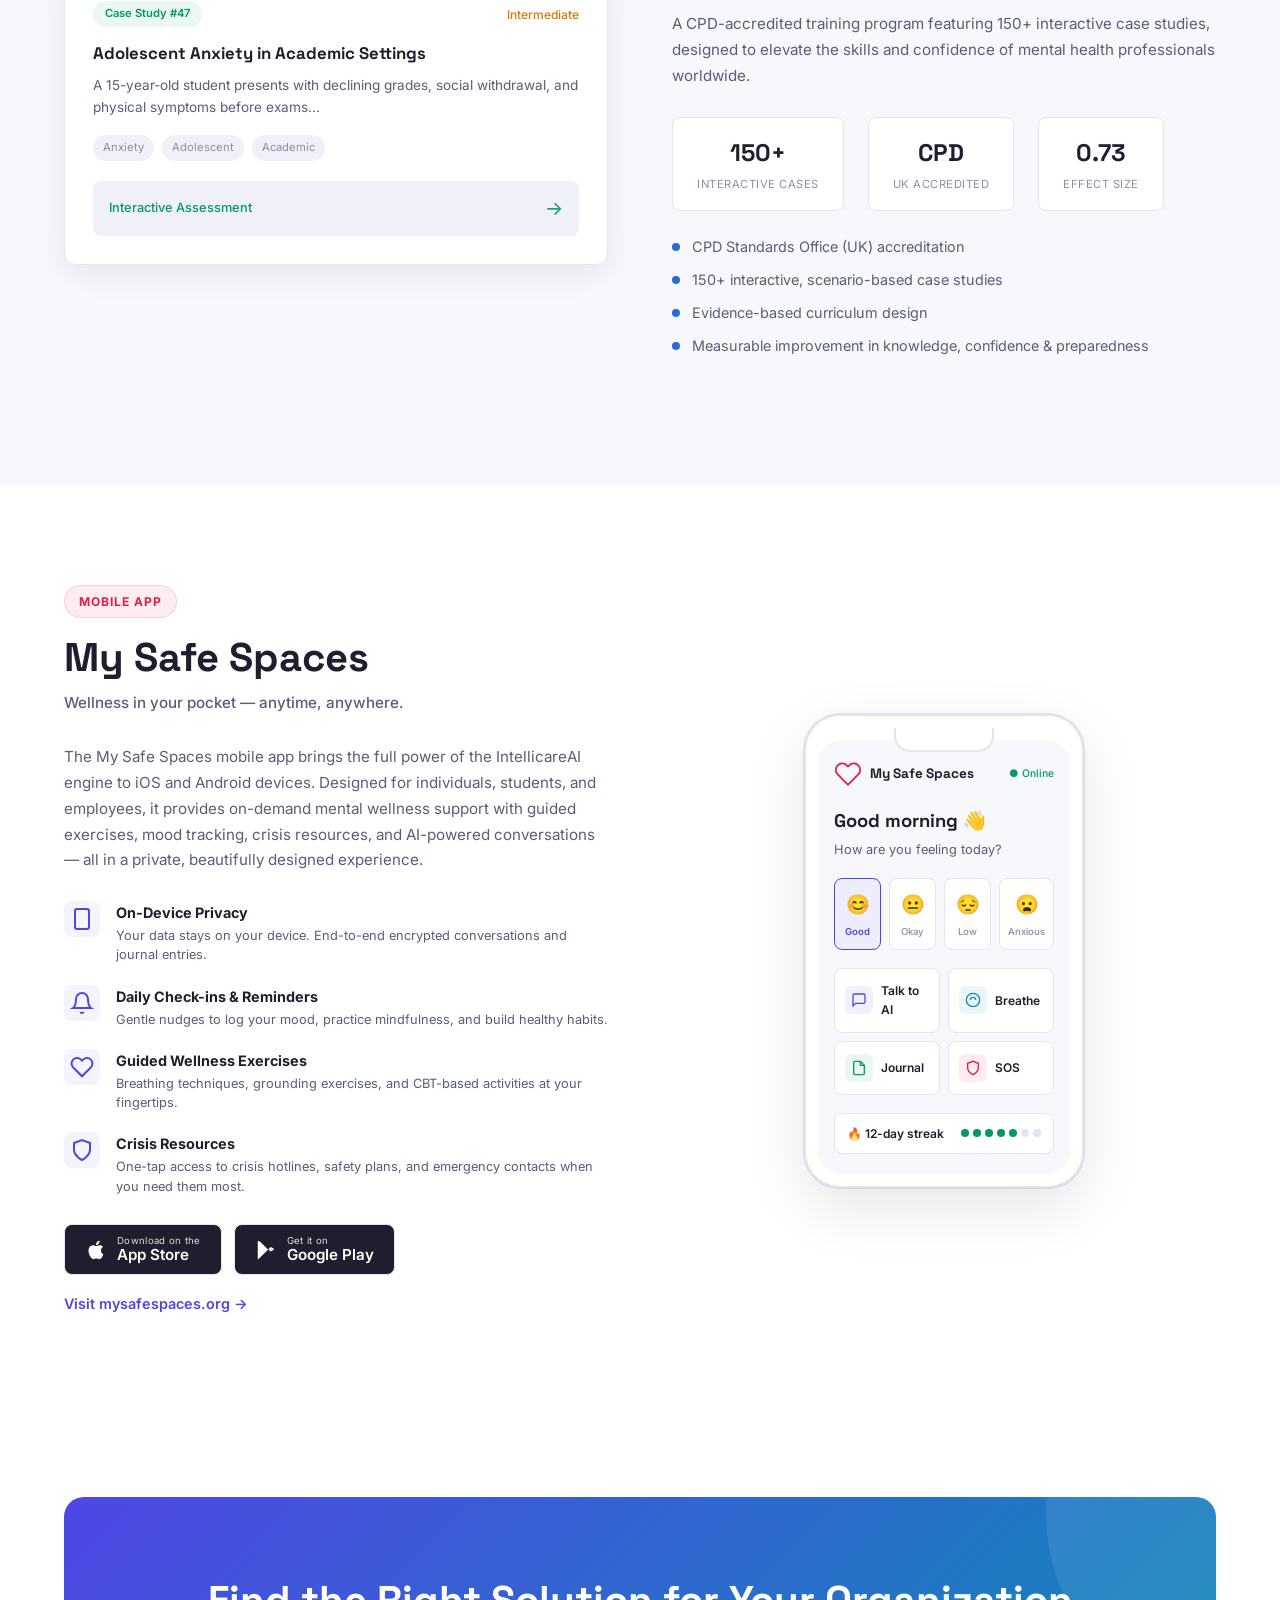
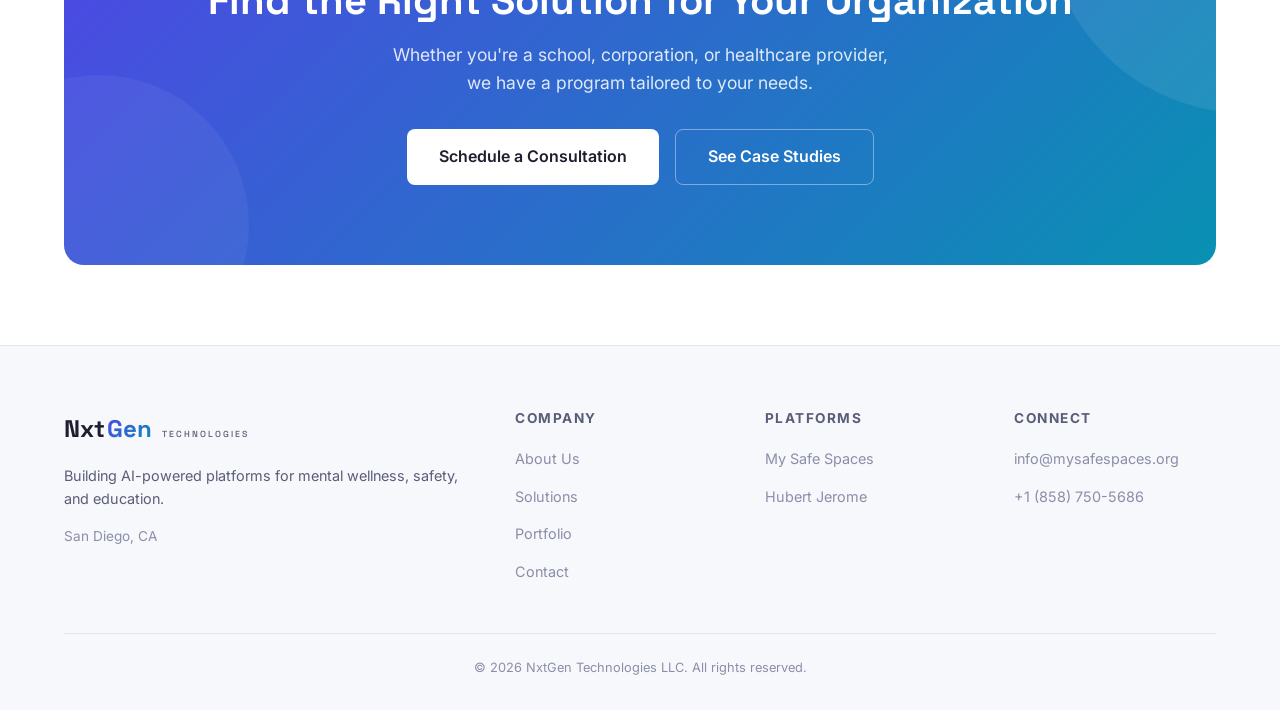
<file: solutions.html>
<!DOCTYPE html>
<html lang="en">
<head>
    <meta charset="UTF-8">
    <meta name="viewport" content="width=device-width, initial-scale=1.0">
    <title>Solutions | NxtGen Technologies</title>
    <meta name="description" content="Explore NxtGen Technologies solutions — AI-powered wellness platforms, educational certifications, workplace programs, and professional development.">
    <link rel="icon" type="image/svg+xml" href="favicon.svg">
    <link rel="preconnect" href="https://fonts.googleapis.com">
    <link rel="preconnect" href="https://fonts.gstatic.com" crossorigin>
    <link href="https://fonts.googleapis.com/css2?family=Inter:wght@300;400;500;600;700;800&family=Space+Grotesk:wght@400;500;600;700&display=swap" rel="stylesheet">
    <link rel="stylesheet" href="css/style.css">
    <link rel="stylesheet" href="css/solutions.css">
</head>
<body>
    <!-- Navigation -->
    <nav class="navbar" id="navbar">
        <div class="container nav-container">
            <a href="index.html" class="logo">
                <span class="logo-nxt">Nxt</span><span class="logo-gen">Gen</span>
                <span class="logo-sub">Technologies</span>
            </a>
            <button class="nav-toggle" id="navToggle" aria-label="Toggle navigation">
                <span></span><span></span><span></span>
            </button>
            <ul class="nav-links" id="navLinks">
                <li><a href="index.html">Home</a></li>
                <li><a href="about.html">About</a></li>
                <li><a href="solutions.html" class="active">Solutions</a></li>
                <li><a href="portfolio.html">Portfolio</a></li>
                <li><a href="contact.html" class="btn btn-nav">Get in Touch</a></li>
            </ul>
        </div>
    </nav>

    <!-- Page Hero -->
    <section class="page-hero">
        <div class="hero-bg">
            <div class="hero-gradient"></div>
            <div class="hero-grid"></div>
        </div>
        <div class="container">
            <span class="section-tag">Solutions</span>
            <h1 class="page-hero-title">Comprehensive Platforms for<br><span class="gradient-text">Wellness & Safety</span></h1>
            <p class="page-hero-subtitle">From AI-powered personal wellness to enterprise-scale training programs, our solutions address mental health at every level of the ecosystem.</p>
        </div>
    </section>

    <!-- IntellicareAI -->
    <section class="section" id="intellicareai">
        <div class="container">
            <div class="solution-block">
                <div class="solution-content">
                    <div class="solution-badge ai">AI Platform</div>
                    <h2>IntellicareAI</h2>
                    <p class="solution-tagline">Your multilingual AI wellness companion — available 24/7.</p>
                    <p>IntellicareAI is our flagship AI engine powering personal wellness across the My Safe Spaces ecosystem. Built with cultural sensitivity and clinical rigor, it provides real-time support in 6+ Indian languages.</p>
                    <div class="solution-features">
                        <div class="sf">
                            <div class="sf-icon">
                                <svg viewBox="0 0 24 24" fill="none" stroke="currentColor" stroke-width="2"><path d="M21 15a2 2 0 01-2 2H7l-4 4V5a2 2 0 012-2h14a2 2 0 012 2z"/></svg>
                            </div>
                            <div>
                                <strong>Conversational AI</strong>
                                <p>Evidence-based coping strategies delivered through natural conversation</p>
                            </div>
                        </div>
                        <div class="sf">
                            <div class="sf-icon">
                                <svg viewBox="0 0 24 24" fill="none" stroke="currentColor" stroke-width="2"><path d="M12 22s8-4 8-10V5l-8-3-8 3v7c0 6 8 10 8 10z"/></svg>
                            </div>
                            <div>
                                <strong>Crisis Detection</strong>
                                <p>Intelligent escalation to human counselors when it matters most</p>
                            </div>
                        </div>
                        <div class="sf">
                            <div class="sf-icon">
                                <svg viewBox="0 0 24 24" fill="none" stroke="currentColor" stroke-width="2"><circle cx="12" cy="12" r="10"/><path d="M2 12h20M12 2a15.3 15.3 0 014 10 15.3 15.3 0 01-4 10 15.3 15.3 0 01-4-10 15.3 15.3 0 014-10z"/></svg>
                            </div>
                            <div>
                                <strong>Multilingual</strong>
                                <p>Full support in 6+ Indian languages for true accessibility</p>
                            </div>
                        </div>
                        <div class="sf">
                            <div class="sf-icon">
                                <svg viewBox="0 0 24 24" fill="none" stroke="currentColor" stroke-width="2"><path d="M14 2H6a2 2 0 00-2 2v16a2 2 0 002 2h12a2 2 0 002-2V8z"/><polyline points="14 2 14 8 20 8"/><line x1="16" y1="13" x2="8" y2="13"/><line x1="16" y1="17" x2="8" y2="17"/></svg>
                            </div>
                            <div>
                                <strong>Mood Tracking & Journaling</strong>
                                <p>Private journaling with AI-powered insights and progress tracking</p>
                            </div>
                        </div>
                    </div>
                </div>
                <div class="solution-visual">
                    <div class="ai-demo-card">
                        <div class="ai-demo-header">
                            <span class="ai-demo-dot green"></span>
                            <span>IntellicareAI</span>
                            <span class="ai-demo-lang">EN | HI | TA</span>
                        </div>
                        <div class="ai-demo-messages">
                            <div class="ai-msg bot">Hi! I'm here to help. How are you feeling today?</div>
                            <div class="ai-msg user">I've been feeling overwhelmed with work lately</div>
                            <div class="ai-msg bot">I hear you. Feeling overwhelmed is a common experience, and it's important that you're acknowledging it. Let's explore some strategies together...</div>
                        </div>
                        <div class="ai-demo-footer">
                            <span>24/7 Support</span>
                            <span>Evidence-Based</span>
                            <span>Confidential</span>
                        </div>
                    </div>
                </div>
            </div>
        </div>
    </section>

    <!-- SWISS -->
    <section class="section section-alt" id="swiss">
        <div class="container">
            <div class="solution-block reverse">
                <div class="solution-content">
                    <div class="solution-badge edu">Education</div>
                    <h2>SWISS Program</h2>
                    <p class="solution-tagline">School Wellness & Integrated Support System</p>
                    <p>A comprehensive K-12 and higher education mental health certification program designed to create psychologically safe learning environments through systemic change.</p>
                    <div class="solution-metrics">
                        <div class="metric">
                            <span class="metric-value">100%</span>
                            <span class="metric-label">Staff Gatekeeper Training</span>
                        </div>
                        <div class="metric">
                            <span class="metric-value">0.72</span>
                            <span class="metric-label">Effect Size (Knowledge)</span>
                        </div>
                        <div class="metric">
                            <span class="metric-value">1M+</span>
                            <span class="metric-label">Students Targeted</span>
                        </div>
                    </div>
                    <ul class="solution-list">
                        <li>100% staff gatekeeper training certification</li>
                        <li>Crisis response team establishment</li>
                        <li>Student wellness programming & policy frameworks</li>
                        <li>Research-backed curriculum (Wang et al., 2025 meta-analysis)</li>
                    </ul>
                </div>
                <div class="solution-visual">
                    <div class="program-card swiss-card">
                        <div class="program-card-top">
                            <h4>SWISS Certification</h4>
                            <span class="cert-badge">CPD Accredited</span>
                        </div>
                        <div class="program-modules">
                            <div class="module active">
                                <span class="module-check">&#10003;</span>
                                <span>Gatekeeper Training</span>
                            </div>
                            <div class="module active">
                                <span class="module-check">&#10003;</span>
                                <span>Crisis Response</span>
                            </div>
                            <div class="module active">
                                <span class="module-check">&#10003;</span>
                                <span>Student Wellness</span>
                            </div>
                            <div class="module">
                                <span class="module-check pending">&#9679;</span>
                                <span>Policy Framework</span>
                            </div>
                            <div class="module">
                                <span class="module-check pending">&#9679;</span>
                                <span>Final Assessment</span>
                            </div>
                        </div>
                        <div class="program-progress">
                            <div class="progress-bar"><div class="progress-fill" style="width: 60%"></div></div>
                            <span>60% Complete</span>
                        </div>
                    </div>
                </div>
            </div>
        </div>
    </section>

    <!-- CREW -->
    <section class="section" id="crew">
        <div class="container">
            <div class="solution-block">
                <div class="solution-content">
                    <div class="solution-badge corp">Workplace</div>
                    <h2>CREW Program</h2>
                    <p class="solution-tagline">Corporate Resilience & Employee Wellness</p>
                    <p>A corporate mental health certification program that transforms workplace culture through manager training, employee wellness initiatives, and measurable ROI.</p>
                    <div class="solution-metrics">
                        <div class="metric highlight">
                            <span class="metric-value">&#8377;4.20</span>
                            <span class="metric-label">Return per &#8377;1 Invested</span>
                        </div>
                    </div>
                    <ul class="solution-list">
                        <li>Corporate mental health certification</li>
                        <li>Manager Mental Health First Aid training</li>
                        <li>Employee wellness initiatives & resources</li>
                        <li>Data-driven wellbeing dashboards</li>
                        <li>Proven 4.2x return on investment</li>
                    </ul>
                    <a href="contact.html" class="btn btn-primary">Request a Demo</a>
                </div>
                <div class="solution-visual">
                    <div class="roi-card">
                        <h4>ROI Calculator</h4>
                        <div class="roi-visual">
                            <div class="roi-bar-group">
                                <div class="roi-bar-item">
                                    <span class="roi-label">Investment</span>
                                    <div class="roi-bar invest"><div class="roi-bar-inner" style="width: 24%"></div></div>
                                    <span class="roi-value">&#8377;1.00</span>
                                </div>
                                <div class="roi-bar-item">
                                    <span class="roi-label">Return</span>
                                    <div class="roi-bar return"><div class="roi-bar-inner" style="width: 100%"></div></div>
                                    <span class="roi-value highlight">&#8377;4.20</span>
                                </div>
                            </div>
                        </div>
                        <div class="roi-benefits">
                            <span>Reduced absenteeism</span>
                            <span>Higher engagement</span>
                            <span>Lower turnover</span>
                        </div>
                    </div>
                </div>
            </div>
        </div>
    </section>

    <!-- ELEVATE -->
    <section class="section section-alt" id="elevate">
        <div class="container">
            <div class="solution-block reverse">
                <div class="solution-content">
                    <div class="solution-badge pro">Professional</div>
                    <h2>ELEVATE Program</h2>
                    <p class="solution-tagline">Professional Development for Mental Health Practitioners</p>
                    <p>A CPD-accredited training program featuring 150+ interactive case studies, designed to elevate the skills and confidence of mental health professionals worldwide.</p>
                    <div class="solution-metrics">
                        <div class="metric">
                            <span class="metric-value">150+</span>
                            <span class="metric-label">Interactive Cases</span>
                        </div>
                        <div class="metric">
                            <span class="metric-value">CPD</span>
                            <span class="metric-label">UK Accredited</span>
                        </div>
                        <div class="metric">
                            <span class="metric-value">0.73</span>
                            <span class="metric-label">Effect Size</span>
                        </div>
                    </div>
                    <ul class="solution-list">
                        <li>CPD Standards Office (UK) accreditation</li>
                        <li>150+ interactive, scenario-based case studies</li>
                        <li>Evidence-based curriculum design</li>
                        <li>Measurable improvement in knowledge, confidence & preparedness</li>
                    </ul>
                </div>
                <div class="solution-visual">
                    <div class="case-study-card">
                        <div class="cs-header">
                            <span class="cs-badge">Case Study #47</span>
                            <span class="cs-difficulty">Intermediate</span>
                        </div>
                        <h4>Adolescent Anxiety in Academic Settings</h4>
                        <p>A 15-year-old student presents with declining grades, social withdrawal, and physical symptoms before exams...</p>
                        <div class="cs-tags">
                            <span>Anxiety</span>
                            <span>Adolescent</span>
                            <span>Academic</span>
                        </div>
                        <div class="cs-action">
                            <span class="cs-progress">Interactive Assessment</span>
                            <span class="cs-arrow">&rarr;</span>
                        </div>
                    </div>
                </div>
            </div>
        </div>
    </section>

    <!-- My Safe Spaces App -->
    <section class="section" id="mysafespaces-app">
        <div class="container">
            <div class="solution-block">
                <div class="solution-content">
                    <div class="solution-badge app">Mobile App</div>
                    <h2>My Safe Spaces</h2>
                    <p class="solution-tagline">Wellness in your pocket — anytime, anywhere.</p>
                    <p>The My Safe Spaces mobile app brings the full power of the IntellicareAI engine to iOS and Android devices. Designed for individuals, students, and employees, it provides on-demand mental wellness support with guided exercises, mood tracking, crisis resources, and AI-powered conversations — all in a private, beautifully designed experience.</p>
                    <div class="solution-features">
                        <div class="sf">
                            <div class="sf-icon">
                                <svg viewBox="0 0 24 24" fill="none" stroke="currentColor" stroke-width="2"><rect x="5" y="2" width="14" height="20" rx="2" ry="2"/><line x1="12" y1="18" x2="12.01" y2="18"/></svg>
                            </div>
                            <div>
                                <strong>On-Device Privacy</strong>
                                <p>Your data stays on your device. End-to-end encrypted conversations and journal entries.</p>
                            </div>
                        </div>
                        <div class="sf">
                            <div class="sf-icon">
                                <svg viewBox="0 0 24 24" fill="none" stroke="currentColor" stroke-width="2"><path d="M18 8A6 6 0 006 8c0 7-3 9-3 9h18s-3-2-3-9"/><path d="M13.73 21a2 2 0 01-3.46 0"/></svg>
                            </div>
                            <div>
                                <strong>Daily Check-ins & Reminders</strong>
                                <p>Gentle nudges to log your mood, practice mindfulness, and build healthy habits.</p>
                            </div>
                        </div>
                        <div class="sf">
                            <div class="sf-icon">
                                <svg viewBox="0 0 24 24" fill="none" stroke="currentColor" stroke-width="2"><path d="M20.84 4.61a5.5 5.5 0 00-7.78 0L12 5.67l-1.06-1.06a5.5 5.5 0 00-7.78 7.78l1.06 1.06L12 21.23l7.78-7.78 1.06-1.06a5.5 5.5 0 000-7.78z"/></svg>
                            </div>
                            <div>
                                <strong>Guided Wellness Exercises</strong>
                                <p>Breathing techniques, grounding exercises, and CBT-based activities at your fingertips.</p>
                            </div>
                        </div>
                        <div class="sf">
                            <div class="sf-icon">
                                <svg viewBox="0 0 24 24" fill="none" stroke="currentColor" stroke-width="2"><path d="M12 22s8-4 8-10V5l-8-3-8 3v7c0 6 8 10 8 10z"/></svg>
                            </div>
                            <div>
                                <strong>Crisis Resources</strong>
                                <p>One-tap access to crisis hotlines, safety plans, and emergency contacts when you need them most.</p>
                            </div>
                        </div>
                    </div>
                    <div class="app-store-buttons">
                        <a href="https://apps.apple.com/app/my-safe-spaces" target="_blank" rel="noopener" class="app-store-btn apple" aria-label="Download on the App Store">
                            <svg viewBox="0 0 24 24" fill="currentColor" width="20" height="20"><path d="M18.71 19.5c-.83 1.24-1.71 2.45-3.05 2.47-1.34.03-1.77-.79-3.29-.79-1.53 0-2 .77-3.27.82-1.31.05-2.3-1.32-3.14-2.53C4.25 17 2.94 12.45 4.7 9.39c.87-1.52 2.43-2.48 4.12-2.51 1.28-.02 2.5.87 3.29.87.78 0 2.26-1.07 3.8-.91.65.03 2.47.26 3.64 1.98-.09.06-2.17 1.28-2.15 3.81.03 3.02 2.65 4.03 2.68 4.04-.03.07-.42 1.44-1.38 2.83M13 3.5c.73-.83 1.94-1.46 2.94-1.5.13 1.17-.34 2.35-1.04 3.19-.69.85-1.83 1.51-2.95 1.42-.15-1.15.41-2.35 1.05-3.11z"/></svg>
                            <div class="app-store-text">
                                <span class="app-store-small">Download on the</span>
                                <span class="app-store-large">App Store</span>
                            </div>
                        </a>
                        <a href="https://play.google.com/store/apps/details?id=org.mysafespaces" target="_blank" rel="noopener" class="app-store-btn google" aria-label="Get it on Google Play">
                            <svg viewBox="0 0 24 24" fill="currentColor" width="20" height="20"><path d="M3.61 1.814L13.793 12 3.61 22.186a.996.996 0 01-.61-.92V2.734a1 1 0 01.61-.92zm10.895 9.476l2.56-2.56 3.065 1.738c.573.326.573 1.138 0 1.464l-3.065 1.738-2.56-2.56-.18.18zm-.71.71L4.414 21.38l8.93-8.93.45-.45zM4.414 2.62l9.381 9.38.45-.45-8.93-8.93z"/></svg>
                            <div class="app-store-text">
                                <span class="app-store-small">Get it on</span>
                                <span class="app-store-large">Google Play</span>
                            </div>
                        </a>
                    </div>
                    <a href="https://mysafespaces.org" target="_blank" rel="noopener" class="mss-web-link">Visit mysafespaces.org &rarr;</a>
                </div>
                <div class="solution-visual">
                    <div class="app-phone-mockup">
                        <div class="phone-frame">
                            <div class="phone-notch"></div>
                            <div class="phone-screen">
                                <div class="app-screen-header">
                                    <div class="app-logo-mark">
                                        <svg viewBox="0 0 24 24" fill="none" stroke="currentColor" stroke-width="1.5"><path d="M20.84 4.61a5.5 5.5 0 00-7.78 0L12 5.67l-1.06-1.06a5.5 5.5 0 00-7.78 7.78l1.06 1.06L12 21.23l7.78-7.78 1.06-1.06a5.5 5.5 0 000-7.78z"/></svg>
                                    </div>
                                    <span class="app-screen-title">My Safe Spaces</span>
                                    <span class="app-screen-status">&#9679; Online</span>
                                </div>
                                <div class="app-screen-greeting">
                                    <span class="app-greeting-hi">Good morning &#x1F44B;</span>
                                    <span class="app-greeting-sub">How are you feeling today?</span>
                                </div>
                                <div class="app-mood-row">
                                    <div class="app-mood active">&#128522;<span>Good</span></div>
                                    <div class="app-mood">&#128528;<span>Okay</span></div>
                                    <div class="app-mood">&#128532;<span>Low</span></div>
                                    <div class="app-mood">&#128550;<span>Anxious</span></div>
                                </div>
                                <div class="app-quick-actions">
                                    <div class="app-action">
                                        <div class="app-action-icon chat-icon">
                                            <svg viewBox="0 0 24 24" fill="none" stroke="currentColor" stroke-width="2"><path d="M21 15a2 2 0 01-2 2H7l-4 4V5a2 2 0 012-2h14a2 2 0 012 2z"/></svg>
                                        </div>
                                        <span>Talk to AI</span>
                                    </div>
                                    <div class="app-action">
                                        <div class="app-action-icon breathe-icon">
                                            <svg viewBox="0 0 24 24" fill="none" stroke="currentColor" stroke-width="2"><circle cx="12" cy="12" r="10"/><path d="M8 12a4 4 0 018 0"/></svg>
                                        </div>
                                        <span>Breathe</span>
                                    </div>
                                    <div class="app-action">
                                        <div class="app-action-icon journal-icon">
                                            <svg viewBox="0 0 24 24" fill="none" stroke="currentColor" stroke-width="2"><path d="M14 2H6a2 2 0 00-2 2v16a2 2 0 002 2h12a2 2 0 002-2V8z"/><polyline points="14 2 14 8 20 8"/></svg>
                                        </div>
                                        <span>Journal</span>
                                    </div>
                                    <div class="app-action">
                                        <div class="app-action-icon sos-icon">
                                            <svg viewBox="0 0 24 24" fill="none" stroke="currentColor" stroke-width="2"><path d="M12 22s8-4 8-10V5l-8-3-8 3v7c0 6 8 10 8 10z"/></svg>
                                        </div>
                                        <span>SOS</span>
                                    </div>
                                </div>
                                <div class="app-streak-bar">
                                    <span>&#x1F525; 12-day streak</span>
                                    <span class="app-streak-dots">
                                        <i class="dot filled"></i><i class="dot filled"></i><i class="dot filled"></i><i class="dot filled"></i><i class="dot filled"></i><i class="dot"></i><i class="dot"></i>
                                    </span>
                                </div>
                            </div>
                        </div>
                    </div>
                </div>
            </div>
        </div>
    </section>

    <!-- CTA -->
    <section class="section section-cta">
        <div class="container">
            <div class="cta-box">
                <h2>Find the Right Solution for Your Organization</h2>
                <p>Whether you're a school, corporation, or healthcare provider, we have a program tailored to your needs.</p>
                <div class="cta-buttons">
                    <a href="contact.html" class="btn btn-white btn-lg">Schedule a Consultation</a>
                    <a href="portfolio.html" class="btn btn-outline-white btn-lg">See Case Studies</a>
                </div>
            </div>
        </div>
    </section>

    <!-- Footer -->
    <footer class="footer">
        <div class="container">
            <div class="footer-grid">
                <div class="footer-brand">
                    <a href="index.html" class="logo">
                        <span class="logo-nxt">Nxt</span><span class="logo-gen">Gen</span>
                        <span class="logo-sub">Technologies</span>
                    </a>
                    <p>Building AI-powered platforms for mental wellness, safety, and education.</p>
                    <p class="footer-location">San Diego, CA</p>
                </div>
                <div class="footer-links">
                    <h4>Company</h4>
                    <ul>
                        <li><a href="about.html">About Us</a></li>
                        <li><a href="solutions.html">Solutions</a></li>
                        <li><a href="portfolio.html">Portfolio</a></li>
                        <li><a href="contact.html">Contact</a></li>
                    </ul>
                </div>
                <div class="footer-links">
                    <h4>Platforms</h4>
                    <ul>
                        <li><a href="https://mysafespaces.org" target="_blank" rel="noopener">My Safe Spaces</a></li>
                        <li><a href="https://hubertjerome.com" target="_blank" rel="noopener">Hubert Jerome</a></li>
                    </ul>
                </div>
                <div class="footer-links">
                    <h4>Connect</h4>
                    <ul>
                        <li><a href="mailto:info@mysafespaces.org">info@mysafespaces.org</a></li>
                        <li><a href="tel:+18587505686">+1 (858) 750-5686</a></li>
                    </ul>
                </div>
            </div>
            <div class="footer-bottom">
                <p>&copy; 2026 NxtGen Technologies LLC. All rights reserved.</p>
            </div>
        </div>
    </footer>

    <script src="js/main.js"></script>
</body>
</html>
</file>
<file: css/style.css>
/* ============================================
   NxtGen Technologies — Global Stylesheet
   Modern, clean design with light theme
   ============================================ */

/* --- Reset & Base --- */
*, *::before, *::after {
    margin: 0;
    padding: 0;
    box-sizing: border-box;
}

:root {
    --bg: #ffffff;
    --bg-alt: #f7f8fc;
    --bg-card: #ffffff;
    --bg-card-hover: #f0f1f8;
    --surface: #f0f1f8;
    --border: #e2e4ef;
    --border-light: #c8cbe0;
    --text: #1e1e2e;
    --text-muted: #5a5d78;
    --text-dim: #8b8ea8;
    --primary: #4f46e5;
    --primary-light: #4f46e5;
    --primary-dark: #4338ca;
    --accent: #0891b2;
    --accent-light: #0891b2;
    --green: #059669;
    --green-light: #059669;
    --amber: #d97706;
    --rose: #e11d48;
    --gradient-1: linear-gradient(135deg, #4f46e5, #0891b2);
    --gradient-2: linear-gradient(135deg, #4f46e5, #9333ea);
    --gradient-3: linear-gradient(135deg, #0891b2, #059669);
    --radius: 12px;
    --radius-sm: 8px;
    --radius-lg: 20px;
    --radius-xl: 28px;
    --shadow: 0 4px 24px rgba(0,0,0,0.06);
    --shadow-lg: 0 12px 48px rgba(0,0,0,0.08);
    --transition: 0.3s cubic-bezier(0.4, 0, 0.2, 1);
    --font: 'Inter', -apple-system, BlinkMacSystemFont, sans-serif;
    --font-display: 'Space Grotesk', 'Inter', sans-serif;
    --container: 1200px;
}

html {
    scroll-behavior: smooth;
    -webkit-font-smoothing: antialiased;
    -moz-osx-font-smoothing: grayscale;
}

body {
    font-family: var(--font);
    background: var(--bg);
    color: var(--text);
    line-height: 1.6;
    overflow-x: hidden;
}

a {
    color: var(--primary);
    text-decoration: none;
    transition: color var(--transition);
}

a:hover {
    color: var(--accent);
}

img {
    max-width: 100%;
    display: block;
}

ul { list-style: none; }

/* --- Container --- */
.container {
    max-width: var(--container);
    margin: 0 auto;
    padding: 0 24px;
}

/* --- Typography --- */
h1, h2, h3, h4 {
    font-family: var(--font-display);
    font-weight: 700;
    line-height: 1.2;
    color: var(--text);
}

h1 { font-size: clamp(2.5rem, 6vw, 4rem); }
h2 { font-size: clamp(1.8rem, 4vw, 2.8rem); }
h3 { font-size: clamp(1.2rem, 2.5vw, 1.5rem); }
h4 { font-size: 1.1rem; }

.gradient-text {
    background: var(--gradient-1);
    -webkit-background-clip: text;
    -webkit-text-fill-color: transparent;
    background-clip: text;
}

/* --- Navigation --- */
.navbar {
    position: fixed;
    top: 0;
    left: 0;
    right: 0;
    z-index: 1000;
    padding: 16px 0;
    transition: all var(--transition);
    background: transparent;
}

.navbar.scrolled {
    background: rgba(255, 255, 255, 0.92);
    backdrop-filter: blur(20px);
    -webkit-backdrop-filter: blur(20px);
    border-bottom: 1px solid var(--border);
    padding: 10px 0;
    box-shadow: 0 2px 16px rgba(0,0,0,0.04);
}

.nav-container {
    display: flex;
    align-items: center;
    justify-content: space-between;
}

.logo {
    display: flex;
    align-items: baseline;
    gap: 2px;
    text-decoration: none;
    font-family: var(--font-display);
    font-weight: 700;
    font-size: 1.5rem;
}

.logo-nxt {
    color: var(--text);
}

.logo-gen {
    background: var(--gradient-1);
    -webkit-background-clip: text;
    -webkit-text-fill-color: transparent;
    background-clip: text;
}

.logo-sub {
    font-size: 0.55rem;
    font-weight: 500;
    color: var(--text-muted);
    text-transform: uppercase;
    letter-spacing: 2px;
    margin-left: 8px;
}

.nav-links {
    display: flex;
    align-items: center;
    gap: 32px;
}

.nav-links a {
    color: var(--text-muted);
    font-size: 0.9rem;
    font-weight: 500;
    transition: color var(--transition);
    position: relative;
}

.nav-links a:hover,
.nav-links a.active {
    color: var(--text);
}

.nav-links a.active::after {
    content: '';
    position: absolute;
    bottom: -4px;
    left: 0;
    right: 0;
    height: 2px;
    background: var(--gradient-1);
    border-radius: 1px;
}

.nav-toggle {
    display: none;
    flex-direction: column;
    gap: 5px;
    background: none;
    border: none;
    cursor: pointer;
    padding: 4px;
}

.nav-toggle span {
    display: block;
    width: 24px;
    height: 2px;
    background: var(--text);
    border-radius: 2px;
    transition: all var(--transition);
}

.nav-toggle.active span:nth-child(1) {
    transform: rotate(45deg) translate(5px, 5px);
}

.nav-toggle.active span:nth-child(2) {
    opacity: 0;
}

.nav-toggle.active span:nth-child(3) {
    transform: rotate(-45deg) translate(5px, -5px);
}

/* --- Buttons --- */
.btn {
    display: inline-flex;
    align-items: center;
    justify-content: center;
    gap: 8px;
    padding: 10px 24px;
    border-radius: var(--radius-sm);
    font-family: var(--font);
    font-size: 0.9rem;
    font-weight: 600;
    text-decoration: none;
    border: none;
    cursor: pointer;
    transition: all var(--transition);
    white-space: nowrap;
}

.btn-primary {
    background: var(--gradient-1);
    color: #fff;
    box-shadow: 0 4px 16px rgba(99, 102, 241, 0.3);
}

.btn-primary:hover {
    transform: translateY(-2px);
    box-shadow: 0 8px 24px rgba(99, 102, 241, 0.4);
    color: #fff;
}

.btn-outline {
    background: transparent;
    color: var(--text);
    border: 1px solid var(--border-light);
}

.btn-outline:hover {
    border-color: var(--primary-light);
    color: var(--primary-light);
    background: rgba(99, 102, 241, 0.05);
}

.btn-white {
    background: #fff;
    color: #1e1e2e;
}

.btn-white:hover {
    transform: translateY(-2px);
    box-shadow: 0 8px 24px rgba(0, 0, 0, 0.15);
    color: #1e1e2e;
}

.btn-outline-white {
    background: transparent;
    color: #fff;
    border: 1px solid rgba(255, 255, 255, 0.4);
}

.btn-outline-white:hover {
    border-color: #fff;
    background: rgba(255, 255, 255, 0.15);
    color: #fff;
}

.btn-nav {
    background: var(--gradient-1);
    color: #fff !important;
    padding: 8px 20px;
    border-radius: var(--radius-sm);
}

.btn-nav:hover {
    color: #fff !important;
    transform: translateY(-1px);
}

.btn-nav::after { display: none !important; }

.btn-lg {
    padding: 14px 32px;
    font-size: 1rem;
}

.btn-sm {
    padding: 8px 16px;
    font-size: 0.8rem;
}

.btn-full {
    width: 100%;
}

/* --- Sections --- */
.section {
    padding: 100px 0;
}

.section-alt {
    background: var(--bg-alt);
}

.section-header {
    text-align: center;
    max-width: 700px;
    margin: 0 auto 64px;
}

.section-tag {
    display: inline-block;
    padding: 6px 16px;
    background: rgba(79, 70, 229, 0.08);
    border: 1px solid rgba(79, 70, 229, 0.15);
    border-radius: 100px;
    color: var(--primary);
    font-size: 0.8rem;
    font-weight: 600;
    text-transform: uppercase;
    letter-spacing: 1.5px;
    margin-bottom: 20px;
}

.section-title {
    margin-bottom: 16px;
}

.section-desc {
    color: var(--text-muted);
    font-size: 1.1rem;
    line-height: 1.7;
}

/* --- Cards --- */
.cards-grid {
    display: grid;
    grid-template-columns: repeat(auto-fit, minmax(260px, 1fr));
    gap: 24px;
}

.card {
    background: var(--bg-card);
    border: 1px solid var(--border);
    border-radius: var(--radius);
    padding: 32px;
    transition: all var(--transition);
}

.card {
    box-shadow: var(--shadow);
}

.card:hover {
    border-color: var(--border-light);
    background: var(--bg-card-hover);
    transform: translateY(-4px);
    box-shadow: var(--shadow-lg);
}

.card-icon {
    width: 48px;
    height: 48px;
    color: var(--primary);
    margin-bottom: 20px;
}

.card h3 {
    margin-bottom: 12px;
    font-size: 1.2rem;
}

.card p {
    color: var(--text-muted);
    font-size: 0.95rem;
    line-height: 1.6;
}

/* --- Page Hero (Inner Pages) --- */
.page-hero {
    position: relative;
    padding: 160px 0 80px;
    text-align: center;
    overflow: hidden;
}

.page-hero-title {
    margin-bottom: 20px;
}

.page-hero-subtitle {
    color: var(--text-muted);
    font-size: 1.15rem;
    max-width: 600px;
    margin: 0 auto;
    line-height: 1.7;
}

/* --- CTA Section --- */
.section-cta {
    padding: 80px 0;
    background: transparent;
}

.cta-box {
    background: var(--gradient-1);
    border-radius: var(--radius-lg);
    padding: 80px 48px;
    text-align: center;
    position: relative;
    overflow: hidden;
}

.cta-box::before {
    content: '';
    position: absolute;
    top: -50%;
    right: -20%;
    width: 400px;
    height: 400px;
    background: rgba(255, 255, 255, 0.08);
    border-radius: 50%;
}

.cta-box::after {
    content: '';
    position: absolute;
    bottom: -30%;
    left: -10%;
    width: 300px;
    height: 300px;
    background: rgba(255, 255, 255, 0.05);
    border-radius: 50%;
}

.cta-box h2 {
    font-size: clamp(1.8rem, 3.5vw, 2.5rem);
    margin-bottom: 16px;
    position: relative;
    z-index: 1;
    color: #fff;
}

.cta-box p {
    color: rgba(255, 255, 255, 0.85);
    font-size: 1.1rem;
    max-width: 500px;
    margin: 0 auto 32px;
    position: relative;
    z-index: 1;
}

.cta-buttons {
    display: flex;
    gap: 16px;
    justify-content: center;
    flex-wrap: wrap;
    position: relative;
    z-index: 1;
}

/* --- Footer --- */
.footer {
    background: var(--bg-alt);
    border-top: 1px solid var(--border);
    padding: 64px 0 32px;
}

.footer-grid {
    display: grid;
    grid-template-columns: 2fr 1fr 1fr 1fr;
    gap: 48px;
    margin-bottom: 48px;
}

.footer-brand p {
    color: var(--text-muted);
    font-size: 0.9rem;
    margin-top: 16px;
    line-height: 1.6;
}

.footer-location {
    color: var(--text-dim) !important;
    font-size: 0.85rem !important;
}

.footer-links h4 {
    font-size: 0.85rem;
    text-transform: uppercase;
    letter-spacing: 1.5px;
    color: var(--text-muted);
    margin-bottom: 20px;
    font-family: var(--font);
}

.footer-links ul {
    display: flex;
    flex-direction: column;
    gap: 12px;
}

.footer-links a {
    color: var(--text-dim);
    font-size: 0.9rem;
    transition: color var(--transition);
}

.footer-links a:hover {
    color: var(--primary);
}

.footer-bottom {
    border-top: 1px solid var(--border);
    padding-top: 24px;
    text-align: center;
}

.footer-bottom p {
    color: var(--text-dim);
    font-size: 0.8rem;
}

/* --- Hero Background Effects --- */
.hero-bg {
    position: absolute;
    inset: 0;
    overflow: hidden;
    z-index: 0;
}

.hero-gradient {
    position: absolute;
    inset: 0;
    background: radial-gradient(ellipse 80% 60% at 50% 20%, rgba(79, 70, 229, 0.07), transparent),
                radial-gradient(ellipse 60% 50% at 80% 50%, rgba(8, 145, 178, 0.05), transparent),
                radial-gradient(ellipse 50% 40% at 20% 60%, rgba(147, 51, 234, 0.04), transparent);
}

.hero-grid {
    position: absolute;
    inset: 0;
    background-image:
        linear-gradient(rgba(0,0,0,0.03) 1px, transparent 1px),
        linear-gradient(90deg, rgba(0,0,0,0.03) 1px, transparent 1px);
    background-size: 60px 60px;
    mask-image: radial-gradient(ellipse 70% 60% at 50% 30%, black, transparent);
    -webkit-mask-image: radial-gradient(ellipse 70% 60% at 50% 30%, black, transparent);
}

/* --- Animations --- */
@keyframes float {
    0%, 100% { transform: translateY(0); }
    50% { transform: translateY(-20px); }
}

@keyframes pulse {
    0%, 100% { opacity: 0.4; }
    50% { opacity: 0.8; }
}

@keyframes fadeInUp {
    from {
        opacity: 0;
        transform: translateY(30px);
    }
    to {
        opacity: 1;
        transform: translateY(0);
    }
}

.fade-in {
    animation: fadeInUp 0.6s ease forwards;
}

/* --- Responsive --- */
@media (max-width: 968px) {
    .footer-grid {
        grid-template-columns: 1fr 1fr;
        gap: 32px;
    }
}

@media (max-width: 768px) {
    .nav-toggle {
        display: flex;
    }

    .nav-links {
        position: fixed;
        top: 0;
        right: -100%;
        width: 280px;
        height: 100vh;
        background: var(--bg-card);
        flex-direction: column;
        padding: 80px 32px 32px;
        gap: 24px;
        transition: right var(--transition);
        border-left: 1px solid var(--border);
        z-index: 999;
    }

    .nav-links.open {
        right: 0;
    }

    .nav-links a.active::after {
        display: none;
    }

    .section {
        padding: 64px 0;
    }

    .page-hero {
        padding: 120px 0 60px;
    }

    .footer-grid {
        grid-template-columns: 1fr;
        gap: 32px;
    }

    .cta-box {
        padding: 48px 24px;
    }

    .cta-buttons {
        flex-direction: column;
        align-items: center;
    }
}

@media (max-width: 480px) {
    .container {
        padding: 0 16px;
    }

    .logo-sub {
        display: none;
    }
}
</file>
<file: css/about.css>
/* ============================================
   About Page Styles
   ============================================ */

/* --- Mission / Vision Cards --- */
.two-col {
    display: grid;
    grid-template-columns: 1fr 1fr;
    gap: 32px;
}

.col-card {
    background: var(--bg-card);
    border: 1px solid var(--border);
    border-radius: var(--radius);
    padding: 48px 36px;
    text-align: center;
    transition: all var(--transition);
    box-shadow: var(--shadow);
}

.col-card:hover {
    border-color: var(--border-light);
    transform: translateY(-4px);
    box-shadow: var(--shadow-lg);
}

.col-card-icon {
    width: 56px;
    height: 56px;
    margin: 0 auto 24px;
    color: var(--primary);
}

.col-card h3 {
    margin-bottom: 16px;
    font-size: 1.4rem;
}

.col-card p {
    color: var(--text-muted);
    font-size: 0.95rem;
    line-height: 1.7;
}

/* --- Timeline --- */
.timeline {
    position: relative;
    max-width: 700px;
    margin: 0 auto;
    padding-left: 40px;
}

.timeline::before {
    content: '';
    position: absolute;
    left: 14px;
    top: 8px;
    bottom: 8px;
    width: 2px;
    background: linear-gradient(to bottom, var(--primary), var(--accent), var(--green));
    border-radius: 1px;
}

.timeline-item {
    position: relative;
    margin-bottom: 48px;
}

.timeline-item:last-child {
    margin-bottom: 0;
}

.timeline-marker {
    position: absolute;
    left: -32px;
    top: 6px;
    width: 14px;
    height: 14px;
    background: var(--bg);
    border: 3px solid var(--primary);
    border-radius: 50%;
    z-index: 1;
}

.timeline-item:hover .timeline-marker {
    background: var(--primary);
    box-shadow: 0 0 12px rgba(79, 70, 229, 0.3);
}

.timeline-content {
    background: var(--bg-card);
    border: 1px solid var(--border);
    border-radius: var(--radius);
    padding: 28px;
    transition: all var(--transition);
}

.timeline-content {
    box-shadow: var(--shadow);
}

.timeline-content:hover {
    border-color: var(--border-light);
    box-shadow: var(--shadow-lg);
}

.timeline-date {
    display: inline-block;
    padding: 4px 12px;
    background: rgba(79, 70, 229, 0.06);
    color: var(--primary);
    border-radius: 100px;
    font-size: 0.75rem;
    font-weight: 600;
    text-transform: uppercase;
    letter-spacing: 1px;
    margin-bottom: 12px;
}

.timeline-content h3 {
    margin-bottom: 8px;
    font-size: 1.15rem;
}

.timeline-content p {
    color: var(--text-muted);
    font-size: 0.9rem;
    line-height: 1.6;
}

/* --- Leader Card --- */
.leader-card {
    display: grid;
    grid-template-columns: 250px 1fr;
    gap: 48px;
    align-items: start;
    max-width: 900px;
    margin: 0 auto;
    background: var(--bg-card);
    border: 1px solid var(--border);
    border-radius: var(--radius-lg);
    padding: 48px;
    box-shadow: var(--shadow);
}

.leader-info h3 {
    font-size: 1.8rem;
    margin-bottom: 4px;
}

.leader-title {
    display: inline-block;
    color: var(--primary);
    font-size: 1rem;
    font-weight: 500;
    margin-bottom: 20px;
}

.leader-info p {
    color: var(--text-muted);
    font-size: 0.95rem;
    line-height: 1.7;
    margin-bottom: 16px;
}

.leader-links {
    display: flex;
    gap: 12px;
    margin-bottom: 28px;
    flex-wrap: wrap;
}

.leader-books {
    background: var(--surface);
    border-radius: var(--radius-sm);
    padding: 20px;
}

.leader-books h4 {
    font-size: 0.85rem;
    text-transform: uppercase;
    letter-spacing: 1px;
    color: var(--text-muted);
    margin-bottom: 12px;
    font-family: var(--font);
}

.leader-books ul {
    display: flex;
    flex-direction: column;
    gap: 8px;
}

.leader-books li {
    color: var(--text-muted);
    font-size: 0.85rem;
    padding-left: 16px;
    position: relative;
}

.leader-books li::before {
    content: '';
    position: absolute;
    left: 0;
    top: 8px;
    width: 6px;
    height: 6px;
    background: var(--primary);
    border-radius: 50%;
}

/* Leader Photo */
.leader-photo {
    width: 200px;
    height: 260px;
    object-fit: cover;
    object-position: top center;
    border-radius: var(--radius);
    margin: 0 auto;
}

/* Book Showcase */
.leader-book-showcase {
    display: flex;
    gap: 16px;
    align-items: center;
}

.book-cover-img {
    width: 90px;
    height: auto;
    border-radius: 4px;
    box-shadow: 0 4px 16px rgba(0,0,0,0.12);
    flex-shrink: 0;
}

.book-details {
    display: flex;
    flex-direction: column;
    gap: 4px;
}

.book-details strong {
    color: var(--text);
    font-size: 0.9rem;
}

.book-details > span {
    color: var(--text-muted);
    font-size: 0.8rem;
}

.book-award {
    display: flex;
    align-items: center;
    gap: 8px;
    margin-top: 8px;
}

.award-badge-img {
    width: 36px;
    height: 36px;
    border-radius: 50%;
}

.book-award span {
    font-size: 0.7rem;
    color: #d4a017;
    font-weight: 600;
    text-transform: uppercase;
    letter-spacing: 0.5px;
}

/* --- Values --- */
.values-grid {
    display: grid;
    grid-template-columns: repeat(auto-fit, minmax(250px, 1fr));
    gap: 24px;
}

.value-card {
    background: var(--bg-card);
    border: 1px solid var(--border);
    border-radius: var(--radius);
    padding: 36px;
    transition: all var(--transition);
    position: relative;
    overflow: hidden;
}

.value-card {
    box-shadow: var(--shadow);
}

.value-card:hover {
    border-color: var(--border-light);
    transform: translateY(-4px);
    box-shadow: var(--shadow-lg);
}

.value-number {
    font-family: var(--font-display);
    font-size: 3rem;
    font-weight: 800;
    background: var(--gradient-1);
    -webkit-background-clip: text;
    -webkit-text-fill-color: transparent;
    background-clip: text;
    opacity: 0.3;
    line-height: 1;
    margin-bottom: 16px;
    display: block;
}

.value-card h3 {
    margin-bottom: 12px;
    font-size: 1.15rem;
}

.value-card p {
    color: var(--text-muted);
    font-size: 0.9rem;
    line-height: 1.6;
}

/* --- Responsive --- */
@media (max-width: 768px) {
    .two-col {
        grid-template-columns: 1fr;
    }

    .leader-card {
        grid-template-columns: 1fr;
        padding: 32px;
        text-align: center;
    }

    .leader-avatar-placeholder {
        width: 150px;
        height: 150px;
        font-size: 3rem;
    }

    .leader-links {
        justify-content: center;
    }

    .timeline {
        padding-left: 32px;
    }

    .timeline::before {
        left: 10px;
    }

    .timeline-marker {
        left: -28px;
    }
}
</file>
<file: css/contact.css>
/* ============================================
   Contact Page Styles
   ============================================ */

.contact-grid {
    display: grid;
    grid-template-columns: 1.2fr 0.8fr;
    gap: 64px;
    align-items: start;
}

/* --- Contact Form --- */
.contact-form-wrap h2 {
    font-size: 1.5rem;
    margin-bottom: 32px;
}

.contact-form {
    display: flex;
    flex-direction: column;
    gap: 20px;
}

.form-row {
    display: grid;
    grid-template-columns: 1fr 1fr;
    gap: 16px;
}

.form-group {
    display: flex;
    flex-direction: column;
    gap: 6px;
}

.form-group label {
    font-size: 0.85rem;
    font-weight: 500;
    color: var(--text-muted);
}

.form-group input,
.form-group select,
.form-group textarea {
    padding: 12px 16px;
    background: var(--bg);
    border: 1px solid var(--border);
    border-radius: var(--radius-sm);
    color: var(--text);
    font-family: var(--font);
    font-size: 0.9rem;
    transition: all var(--transition);
    outline: none;
}

.form-group input::placeholder,
.form-group textarea::placeholder {
    color: var(--text-dim);
}

.form-group input:focus,
.form-group select:focus,
.form-group textarea:focus {
    border-color: var(--primary);
    box-shadow: 0 0 0 3px rgba(79, 70, 229, 0.08);
}

.form-group select {
    cursor: pointer;
    -webkit-appearance: none;
    -moz-appearance: none;
    appearance: none;
    background-image: url("data:image/svg+xml,%3Csvg xmlns='http://www.w3.org/2000/svg' width='12' height='12' viewBox='0 0 12 12'%3E%3Cpath fill='%235a5d78' d='M6 8L1 3h10z'/%3E%3C/svg%3E");
    background-repeat: no-repeat;
    background-position: right 16px center;
    padding-right: 40px;
}

.form-group select option {
    background: var(--bg);
    color: var(--text);
}

.form-group textarea {
    resize: vertical;
    min-height: 120px;
}

/* --- Form Success --- */
.form-success {
    display: none;
    text-align: center;
    padding: 64px 32px;
    background: var(--bg-card);
    border: 1px solid var(--border);
    border-radius: var(--radius);
}

.form-success.show {
    display: block;
    animation: fadeInUp 0.4s ease;
}

.success-icon {
    display: inline-flex;
    align-items: center;
    justify-content: center;
    width: 64px;
    height: 64px;
    background: rgba(5, 150, 105, 0.1);
    color: var(--green);
    border-radius: 50%;
    font-size: 1.5rem;
    font-weight: 700;
    margin-bottom: 20px;
}

.form-success h3 {
    margin-bottom: 8px;
}

.form-success p {
    color: var(--text-muted);
    font-size: 0.95rem;
}

/* --- Contact Info Cards --- */
.contact-info {
    display: flex;
    flex-direction: column;
    gap: 20px;
}

.info-card {
    background: var(--bg-card);
    border: 1px solid var(--border);
    border-radius: var(--radius);
    padding: 24px;
    display: flex;
    gap: 16px;
    align-items: flex-start;
    transition: all var(--transition);
}

.info-card:hover {
    border-color: var(--border-light);
    background: var(--bg-card-hover);
}

.info-icon {
    width: 40px;
    height: 40px;
    min-width: 40px;
    color: var(--primary);
    padding: 8px;
    background: rgba(79, 70, 229, 0.06);
    border-radius: var(--radius-sm);
}

.info-card h3 {
    font-size: 0.95rem;
    margin-bottom: 8px;
}

.info-card p {
    color: var(--text-muted);
    font-size: 0.85rem;
    line-height: 1.6;
}

.info-card a {
    color: var(--text-muted);
    transition: color var(--transition);
}

.info-card a:hover {
    color: var(--primary);
}

.info-card {
    box-shadow: var(--shadow);
}

/* --- Responsive --- */
@media (max-width: 968px) {
    .contact-grid {
        grid-template-columns: 1fr;
        gap: 48px;
    }
}

@media (max-width: 480px) {
    .form-row {
        grid-template-columns: 1fr;
    }
}
</file>
<file: css/portfolio.css>
/* ============================================
   Portfolio Page Styles
   ============================================ */

/* --- Portfolio Items --- */
.portfolio-item {
    display: grid;
    grid-template-columns: 1fr 1fr;
    gap: 64px;
    align-items: center;
    margin-bottom: 100px;
    padding-bottom: 100px;
    border-bottom: 1px solid var(--border);
}

.portfolio-item:last-child {
    margin-bottom: 0;
    padding-bottom: 0;
    border-bottom: none;
}

.portfolio-item.reverse {
    direction: rtl;
}

.portfolio-item.reverse > * {
    direction: ltr;
}

/* --- Portfolio Mockup --- */
.portfolio-mockup {
    background: var(--bg-card);
    border: 1px solid var(--border);
    border-radius: var(--radius);
    overflow: hidden;
    box-shadow: 0 8px 32px rgba(0,0,0,0.08);
    transition: transform var(--transition);
}

.portfolio-mockup:hover {
    transform: translateY(-6px);
}

.mockup-browser {
    display: flex;
    align-items: center;
    gap: 12px;
    padding: 12px 16px;
    background: var(--surface);
    border-bottom: 1px solid var(--border);
}

.mockup-dots {
    display: flex;
    gap: 6px;
}

.mockup-dots span {
    width: 10px;
    height: 10px;
    border-radius: 50%;
    background: var(--border-light);
}

.mockup-dots span:first-child { background: #f43f5e; }
.mockup-dots span:nth-child(2) { background: #f59e0b; }
.mockup-dots span:last-child { background: #10b981; }

.mockup-url {
    font-size: 0.75rem;
    color: var(--text-dim);
    background: var(--bg-card);
    padding: 4px 16px;
    border-radius: 4px;
    flex: 1;
    text-align: center;
}

.mockup-content {
    padding: 32px;
    min-height: 250px;
    display: flex;
    flex-direction: column;
    justify-content: center;
    align-items: center;
    text-align: center;
}

/* MSS Mockup */
.mockup-tag {
    display: inline-block;
    padding: 4px 12px;
    background: rgba(79, 70, 229, 0.08);
    color: var(--primary);
    border-radius: 100px;
    font-size: 0.7rem;
    font-weight: 600;
    text-transform: uppercase;
    letter-spacing: 1px;
    margin-bottom: 12px;
}

.mockup-hero-text h3 {
    font-size: 1.2rem;
    margin-bottom: 24px;
    background: var(--gradient-1);
    -webkit-background-clip: text;
    -webkit-text-fill-color: transparent;
    background-clip: text;
}

.mockup-cards {
    display: flex;
    gap: 10px;
    flex-wrap: wrap;
    justify-content: center;
}

.mc {
    padding: 10px 20px;
    background: var(--surface);
    border: 1px solid var(--border);
    border-radius: var(--radius-sm);
    font-size: 0.8rem;
    color: var(--text-muted);
    font-weight: 500;
}

/* Trase Mockup */
.trase-content {
    position: relative;
    min-height: 250px;
}

.trase-map {
    position: relative;
    width: 200px;
    height: 150px;
    margin: 0 auto 20px;
}

.trase-node {
    position: absolute;
    width: 16px;
    height: 16px;
    background: var(--accent);
    border-radius: 50%;
    box-shadow: 0 0 12px rgba(8, 145, 178, 0.3);
}

.trase-node.n1 { top: 10%; left: 20%; }
.trase-node.n2 { top: 30%; left: 60%; }
.trase-node.n3 { top: 60%; left: 35%; }
.trase-node.n4 { top: 20%; left: 80%; }
.trase-node.n5 { top: 70%; left: 70%; animation: pulse 2s ease-in-out infinite; }

.trase-line {
    position: absolute;
    height: 2px;
    background: rgba(8, 145, 178, 0.2);
    transform-origin: left center;
}

.trase-line.l1 { top: 18%; left: 28%; width: 80px; transform: rotate(15deg); }
.trase-line.l2 { top: 42%; left: 40%; width: 60px; transform: rotate(-30deg); }
.trase-line.l3 { top: 55%; left: 65%; width: 40px; transform: rotate(50deg); }

.trase-stat-row {
    display: flex;
    justify-content: center;
    gap: 32px;
}

.trase-stat {
    display: flex;
    flex-direction: column;
    align-items: center;
}

.trase-stat strong {
    font-family: var(--font-display);
    font-size: 1.5rem;
    color: var(--accent);
}

.trase-stat span {
    font-size: 0.75rem;
    color: var(--text-dim);
}

/* HJ Mockup */
.hj-content {
    display: flex;
    flex-direction: column;
    align-items: center;
}

.hj-photo {
    width: 80px;
    height: 80px;
    border-radius: 50%;
    object-fit: cover;
    object-position: top center;
    margin-bottom: 16px;
    border: 2px solid var(--border);
}

.hj-content h3 {
    font-size: 1.2rem;
    margin-bottom: 4px;
}

.hj-content p {
    color: var(--text-muted);
    font-size: 0.85rem;
    margin-bottom: 20px;
}

.hj-book-img {
    width: 100px;
    height: auto;
    border-radius: 4px;
    box-shadow: 0 4px 16px rgba(0,0,0,0.12);
}

/* --- Portfolio Info --- */
.portfolio-meta {
    display: flex;
    align-items: center;
    gap: 12px;
    margin-bottom: 12px;
}

.portfolio-type {
    padding: 4px 12px;
    background: rgba(79, 70, 229, 0.08);
    color: var(--primary);
    border-radius: 100px;
    font-size: 0.75rem;
    font-weight: 600;
    text-transform: uppercase;
    letter-spacing: 0.5px;
}

.portfolio-status {
    padding: 4px 12px;
    border-radius: 100px;
    font-size: 0.7rem;
    font-weight: 600;
    text-transform: uppercase;
    letter-spacing: 0.5px;
}

.portfolio-status.live {
    background: rgba(5, 150, 105, 0.08);
    color: var(--green);
}

.portfolio-status.archived {
    background: rgba(139, 142, 168, 0.1);
    color: var(--text-dim);
}

.portfolio-info h2 {
    font-size: clamp(1.5rem, 3vw, 2rem);
    margin-bottom: 16px;
}

.portfolio-info > p {
    color: var(--text-muted);
    font-size: 0.95rem;
    line-height: 1.7;
    margin-bottom: 24px;
}

.portfolio-stats {
    display: grid;
    grid-template-columns: 1fr 1fr;
    gap: 12px;
    margin-bottom: 20px;
}

.ps {
    padding: 12px 16px;
    background: var(--bg-card);
    border: 1px solid var(--border);
    border-radius: var(--radius-sm);
}

.ps strong {
    display: block;
    color: var(--text);
    font-size: 0.95rem;
    margin-bottom: 2px;
}

.ps span {
    font-size: 0.75rem;
    color: var(--text-dim);
}

.portfolio-tech {
    display: flex;
    gap: 8px;
    flex-wrap: wrap;
    margin-bottom: 24px;
}

.portfolio-tech span {
    padding: 4px 12px;
    background: var(--surface);
    border: 1px solid var(--border);
    border-radius: 100px;
    font-size: 0.75rem;
    color: var(--text-muted);
}

/* --- Partners Detail --- */
.partners-detail-grid {
    display: grid;
    grid-template-columns: repeat(auto-fit, minmax(220px, 1fr));
    gap: 20px;
}

.partner-detail-card {
    background: var(--bg-card);
    border: 1px solid var(--border);
    border-radius: var(--radius);
    padding: 28px;
    transition: all var(--transition);
}

.partner-detail-card {
    box-shadow: var(--shadow);
}

.partner-detail-card:hover {
    border-color: var(--border-light);
    transform: translateY(-4px);
    box-shadow: var(--shadow-lg);
}

.partner-detail-card h3 {
    font-size: 1rem;
    margin-bottom: 8px;
}

.partner-detail-card p {
    color: var(--text-muted);
    font-size: 0.85rem;
    line-height: 1.5;
}

/* --- Responsive --- */
@media (max-width: 968px) {
    .portfolio-item,
    .portfolio-item.reverse {
        grid-template-columns: 1fr;
        gap: 40px;
        direction: ltr;
    }

    .portfolio-item {
        margin-bottom: 64px;
        padding-bottom: 64px;
    }
}

@media (max-width: 480px) {
    .portfolio-stats {
        grid-template-columns: 1fr;
    }
}
</file>
<file: css/solutions.css>
/* ============================================
   Solutions Page Styles
   ============================================ */

/* --- Solution Block --- */
.solution-block {
    display: grid;
    grid-template-columns: 1fr 1fr;
    gap: 64px;
    align-items: center;
}

.solution-block.reverse {
    direction: rtl;
}

.solution-block.reverse > * {
    direction: ltr;
}

.solution-badge {
    display: inline-block;
    padding: 6px 14px;
    border-radius: 100px;
    font-size: 0.75rem;
    font-weight: 700;
    text-transform: uppercase;
    letter-spacing: 1px;
    margin-bottom: 16px;
}

.solution-badge.ai {
    background: rgba(79, 70, 229, 0.08);
    color: var(--primary);
    border: 1px solid rgba(79, 70, 229, 0.15);
}

.solution-badge.edu {
    background: rgba(8, 145, 178, 0.08);
    color: var(--accent);
    border: 1px solid rgba(8, 145, 178, 0.15);
}

.solution-badge.corp {
    background: rgba(217, 119, 6, 0.08);
    color: var(--amber);
    border: 1px solid rgba(217, 119, 6, 0.15);
}

.solution-badge.pro {
    background: rgba(5, 150, 105, 0.08);
    color: var(--green);
    border: 1px solid rgba(5, 150, 105, 0.15);
}

.solution-content h2 {
    font-size: clamp(1.8rem, 3.5vw, 2.5rem);
    margin-bottom: 8px;
}

.solution-tagline {
    color: var(--text-dim);
    font-size: 1rem;
    margin-bottom: 16px;
    font-weight: 500;
}

.solution-content > p {
    color: var(--text-muted);
    font-size: 0.95rem;
    line-height: 1.7;
    margin-bottom: 28px;
}

/* --- Solution Features --- */
.solution-features {
    display: flex;
    flex-direction: column;
    gap: 20px;
    margin-bottom: 28px;
}

.sf {
    display: flex;
    gap: 16px;
    align-items: flex-start;
}

.sf-icon {
    width: 36px;
    height: 36px;
    min-width: 36px;
    color: var(--primary);
    padding: 6px;
    background: rgba(79, 70, 229, 0.06);
    border-radius: var(--radius-sm);
}

.sf strong {
    display: block;
    color: var(--text);
    font-size: 0.9rem;
    margin-bottom: 2px;
}

.sf p {
    color: var(--text-muted);
    font-size: 0.8rem;
    margin: 0;
    line-height: 1.5;
}

/* --- Solution Metrics --- */
.solution-metrics {
    display: flex;
    gap: 24px;
    flex-wrap: wrap;
    margin-bottom: 24px;
}

.metric {
    display: flex;
    flex-direction: column;
    align-items: center;
    padding: 16px 24px;
    background: var(--bg-card);
    border: 1px solid var(--border);
    border-radius: var(--radius-sm);
    text-align: center;
    min-width: 100px;
}

.metric.highlight {
    border-color: rgba(217, 119, 6, 0.25);
    background: rgba(217, 119, 6, 0.04);
}

.metric-value {
    font-family: var(--font-display);
    font-size: 1.5rem;
    font-weight: 700;
    color: var(--text);
}

.metric.highlight .metric-value {
    color: var(--amber);
}

.metric-label {
    font-size: 0.7rem;
    color: var(--text-dim);
    text-transform: uppercase;
    letter-spacing: 0.5px;
    margin-top: 4px;
}

/* --- Solution List --- */
.solution-list {
    display: flex;
    flex-direction: column;
    gap: 10px;
    margin-bottom: 28px;
}

.solution-list li {
    padding-left: 20px;
    position: relative;
    color: var(--text-muted);
    font-size: 0.9rem;
}

.solution-list li::before {
    content: '';
    position: absolute;
    left: 0;
    top: 8px;
    width: 8px;
    height: 8px;
    border-radius: 50%;
    background: var(--gradient-1);
}

/* --- AI Demo Card --- */
.ai-demo-card {
    background: var(--bg-card);
    border: 1px solid var(--border);
    border-radius: var(--radius);
    overflow: hidden;
    box-shadow: 0 8px 32px rgba(0,0,0,0.08);
}

.ai-demo-header {
    display: flex;
    align-items: center;
    gap: 10px;
    padding: 16px 20px;
    background: var(--surface);
    border-bottom: 1px solid var(--border);
    font-size: 0.85rem;
    color: var(--text-muted);
    font-weight: 600;
}

.ai-demo-dot {
    width: 10px;
    height: 10px;
    border-radius: 50%;
}

.ai-demo-dot.green {
    background: var(--green);
    box-shadow: 0 0 8px rgba(5, 150, 105, 0.3);
}

.ai-demo-lang {
    margin-left: auto;
    font-size: 0.7rem;
    color: var(--text-dim);
    font-weight: 400;
}

.ai-demo-messages {
    padding: 20px;
    display: flex;
    flex-direction: column;
    gap: 12px;
}

.ai-msg {
    padding: 12px 16px;
    border-radius: var(--radius-sm);
    font-size: 0.85rem;
    line-height: 1.5;
    max-width: 85%;
}

.ai-msg.bot {
    background: var(--surface);
    color: var(--text);
    align-self: flex-start;
    border-bottom-left-radius: 4px;
}

.ai-msg.user {
    background: var(--primary);
    color: #fff;
    align-self: flex-end;
    border-bottom-right-radius: 4px;
}

.ai-demo-footer {
    display: flex;
    gap: 16px;
    padding: 12px 20px;
    background: var(--surface);
    border-top: 1px solid var(--border);
    justify-content: center;
}

.ai-demo-footer span {
    font-size: 0.7rem;
    color: var(--text-dim);
    text-transform: uppercase;
    letter-spacing: 0.5px;
}

/* --- Program Card (SWISS) --- */
.program-card {
    background: var(--bg-card);
    border: 1px solid var(--border);
    border-radius: var(--radius);
    padding: 28px;
    box-shadow: 0 8px 32px rgba(0,0,0,0.08);
}

.program-card-top {
    display: flex;
    align-items: center;
    justify-content: space-between;
    margin-bottom: 24px;
}

.program-card-top h4 {
    font-size: 1.1rem;
}

.cert-badge {
    padding: 4px 12px;
    background: rgba(8, 145, 178, 0.08);
    color: var(--accent);
    border-radius: 100px;
    font-size: 0.7rem;
    font-weight: 600;
    text-transform: uppercase;
    letter-spacing: 0.5px;
}

.program-modules {
    display: flex;
    flex-direction: column;
    gap: 12px;
    margin-bottom: 24px;
}

.module {
    display: flex;
    align-items: center;
    gap: 12px;
    padding: 10px 14px;
    background: var(--surface);
    border-radius: var(--radius-sm);
    font-size: 0.85rem;
    color: var(--text-muted);
}

.module.active {
    color: var(--text);
}

.module-check {
    font-size: 0.75rem;
    color: var(--green);
    font-weight: 700;
}

.module-check.pending {
    color: var(--text-dim);
    font-size: 0.5rem;
}

.program-progress {
    display: flex;
    align-items: center;
    gap: 12px;
}

.program-progress span {
    font-size: 0.75rem;
    color: var(--text-dim);
    white-space: nowrap;
}

.progress-bar {
    flex: 1;
    height: 6px;
    background: var(--surface);
    border-radius: 3px;
    overflow: hidden;
}

.progress-fill {
    height: 100%;
    background: var(--gradient-3);
    border-radius: 3px;
}

/* --- ROI Card --- */
.roi-card {
    background: var(--bg-card);
    border: 1px solid var(--border);
    border-radius: var(--radius);
    padding: 28px;
    box-shadow: 0 8px 32px rgba(0,0,0,0.08);
}

.roi-card h4 {
    margin-bottom: 24px;
    font-size: 1.1rem;
}

.roi-bar-group {
    display: flex;
    flex-direction: column;
    gap: 16px;
    margin-bottom: 24px;
}

.roi-bar-item {
    display: flex;
    align-items: center;
    gap: 12px;
}

.roi-label {
    font-size: 0.8rem;
    color: var(--text-dim);
    min-width: 80px;
}

.roi-bar {
    flex: 1;
    height: 24px;
    background: var(--surface);
    border-radius: 4px;
    overflow: hidden;
}

.roi-bar-inner {
    height: 100%;
    border-radius: 4px;
    transition: width 1.5s ease;
}

.roi-bar.invest .roi-bar-inner {
    background: var(--border-light);
}

.roi-bar.return .roi-bar-inner {
    background: linear-gradient(90deg, var(--amber), #f97316);
}

.roi-value {
    font-family: var(--font-display);
    font-weight: 700;
    font-size: 0.9rem;
    color: var(--text-muted);
    min-width: 50px;
}

.roi-value.highlight {
    color: var(--amber);
    font-size: 1.1rem;
}

.roi-benefits {
    display: flex;
    gap: 8px;
    flex-wrap: wrap;
}

.roi-benefits span {
    padding: 6px 12px;
    background: rgba(217, 119, 6, 0.06);
    border: 1px solid rgba(217, 119, 6, 0.12);
    border-radius: 100px;
    font-size: 0.7rem;
    color: var(--amber);
}

/* --- Case Study Card --- */
.case-study-card {
    background: var(--bg-card);
    border: 1px solid var(--border);
    border-radius: var(--radius);
    padding: 28px;
    box-shadow: 0 8px 32px rgba(0,0,0,0.08);
}

.cs-header {
    display: flex;
    align-items: center;
    justify-content: space-between;
    margin-bottom: 16px;
}

.cs-badge {
    padding: 4px 12px;
    background: rgba(5, 150, 105, 0.08);
    color: var(--green);
    border-radius: 100px;
    font-size: 0.7rem;
    font-weight: 600;
}

.cs-difficulty {
    font-size: 0.75rem;
    color: var(--amber);
    font-weight: 500;
}

.case-study-card h4 {
    margin-bottom: 12px;
    font-size: 1.05rem;
}

.case-study-card > p {
    color: var(--text-muted);
    font-size: 0.85rem;
    line-height: 1.6;
    margin-bottom: 16px;
}

.cs-tags {
    display: flex;
    gap: 8px;
    flex-wrap: wrap;
    margin-bottom: 20px;
}

.cs-tags span {
    padding: 4px 10px;
    background: var(--surface);
    border-radius: 100px;
    font-size: 0.7rem;
    color: var(--text-dim);
}

.cs-action {
    display: flex;
    align-items: center;
    justify-content: space-between;
    padding: 12px 16px;
    background: var(--surface);
    border-radius: var(--radius-sm);
    cursor: pointer;
    transition: all var(--transition);
}

.cs-action:hover {
    background: var(--bg-card-hover);
}

.cs-progress {
    font-size: 0.8rem;
    color: var(--green);
    font-weight: 500;
}

.cs-arrow {
    color: var(--green);
    font-size: 1.2rem;
}

/* --- My Safe Spaces App Badge --- */
.solution-badge.app {
    background: rgba(225, 29, 72, 0.08);
    color: var(--rose);
    border: 1px solid rgba(225, 29, 72, 0.15);
}

/* --- App Store Buttons --- */
.app-store-buttons {
    display: flex;
    gap: 12px;
    flex-wrap: wrap;
    margin-bottom: 16px;
}

.app-store-btn {
    display: inline-flex;
    align-items: center;
    gap: 10px;
    padding: 10px 20px;
    border-radius: var(--radius-sm);
    text-decoration: none;
    transition: all var(--transition);
    border: 1px solid var(--border);
    background: var(--text);
    color: #fff;
}

.app-store-btn svg {
    width: 22px;
    height: 22px;
    flex-shrink: 0;
}

.app-store-btn:hover {
    transform: translateY(-2px);
    box-shadow: 0 6px 20px rgba(0,0,0,0.15);
    color: #fff;
    border-color: var(--text);
}

.app-store-text {
    display: flex;
    flex-direction: column;
    line-height: 1.2;
}

.app-store-small {
    font-size: 0.6rem;
    font-weight: 400;
    opacity: 0.85;
    letter-spacing: 0.3px;
}

.app-store-large {
    font-size: 0.95rem;
    font-weight: 600;
}

.mss-web-link {
    display: inline-block;
    color: var(--primary);
    font-size: 0.9rem;
    font-weight: 600;
    transition: color var(--transition);
}

.mss-web-link:hover {
    color: var(--accent);
}

/* --- Phone Mockup --- */
.app-phone-mockup {
    display: flex;
    justify-content: center;
}

.phone-frame {
    position: relative;
    width: 280px;
    background: var(--bg-card);
    border: 2px solid var(--border);
    border-radius: 36px;
    padding: 12px;
    box-shadow: 0 20px 60px rgba(0,0,0,0.10), 0 0 0 1px var(--border);
}

.phone-notch {
    width: 100px;
    height: 24px;
    background: var(--bg-card);
    border-radius: 0 0 16px 16px;
    margin: 0 auto;
    position: relative;
    z-index: 2;
    border: 2px solid var(--border);
    border-top: none;
}

.phone-screen {
    background: var(--bg-alt);
    border-radius: 24px;
    padding: 20px 16px;
    min-height: 420px;
    display: flex;
    flex-direction: column;
    gap: 18px;
    margin-top: -12px;
}

.app-screen-header {
    display: flex;
    align-items: center;
    gap: 8px;
}

.app-logo-mark {
    width: 28px;
    height: 28px;
    color: var(--rose);
}

.app-screen-title {
    font-family: var(--font-display);
    font-weight: 700;
    font-size: 0.85rem;
    color: var(--text);
}

.app-screen-status {
    margin-left: auto;
    font-size: 0.65rem;
    color: var(--green);
    font-weight: 500;
}

.app-screen-greeting {
    display: flex;
    flex-direction: column;
    gap: 4px;
}

.app-greeting-hi {
    font-family: var(--font-display);
    font-size: 1.15rem;
    font-weight: 700;
    color: var(--text);
}

.app-greeting-sub {
    font-size: 0.8rem;
    color: var(--text-muted);
}

/* Mood Selector */
.app-mood-row {
    display: flex;
    gap: 8px;
    justify-content: space-between;
}

.app-mood {
    display: flex;
    flex-direction: column;
    align-items: center;
    gap: 4px;
    padding: 10px 8px;
    background: var(--bg-card);
    border: 1px solid var(--border);
    border-radius: var(--radius-sm);
    flex: 1;
    font-size: 1.2rem;
    cursor: pointer;
    transition: all var(--transition);
}

.app-mood span {
    font-size: 0.6rem;
    color: var(--text-dim);
    font-weight: 500;
}

.app-mood.active {
    border-color: var(--primary);
    background: rgba(79, 70, 229, 0.06);
}

.app-mood.active span {
    color: var(--primary);
    font-weight: 600;
}

/* Quick Actions */
.app-quick-actions {
    display: grid;
    grid-template-columns: 1fr 1fr;
    gap: 8px;
}

.app-action {
    display: flex;
    align-items: center;
    gap: 8px;
    padding: 12px 10px;
    background: var(--bg-card);
    border: 1px solid var(--border);
    border-radius: var(--radius-sm);
    cursor: pointer;
    transition: all var(--transition);
}

.app-action:hover {
    border-color: var(--border-light);
    box-shadow: 0 2px 8px rgba(0,0,0,0.04);
}

.app-action-icon {
    width: 28px;
    height: 28px;
    border-radius: 6px;
    display: flex;
    align-items: center;
    justify-content: center;
    flex-shrink: 0;
}

.app-action-icon svg {
    width: 16px;
    height: 16px;
}

.app-action-icon.chat-icon {
    background: rgba(79, 70, 229, 0.08);
    color: var(--primary);
}

.app-action-icon.breathe-icon {
    background: rgba(8, 145, 178, 0.08);
    color: var(--accent);
}

.app-action-icon.journal-icon {
    background: rgba(5, 150, 105, 0.08);
    color: var(--green);
}

.app-action-icon.sos-icon {
    background: rgba(225, 29, 72, 0.08);
    color: var(--rose);
}

.app-action span {
    font-size: 0.75rem;
    font-weight: 600;
    color: var(--text);
}

/* Streak Bar */
.app-streak-bar {
    display: flex;
    align-items: center;
    justify-content: space-between;
    padding: 10px 12px;
    background: var(--bg-card);
    border: 1px solid var(--border);
    border-radius: var(--radius-sm);
    font-size: 0.75rem;
    color: var(--text);
    font-weight: 600;
}

.app-streak-dots {
    display: flex;
    gap: 4px;
}

.app-streak-dots .dot {
    width: 8px;
    height: 8px;
    border-radius: 50%;
    background: var(--border);
    display: inline-block;
    font-style: normal;
}

.app-streak-dots .dot.filled {
    background: var(--green);
}

/* --- Responsive --- */
@media (max-width: 968px) {
    .solution-block,
    .solution-block.reverse {
        grid-template-columns: 1fr;
        gap: 40px;
        direction: ltr;
    }

    .solution-visual {
        order: -1;
    }

    .solution-metrics {
        justify-content: flex-start;
    }

    .phone-frame {
        width: 260px;
    }

    .phone-screen {
        min-height: 380px;
    }

    .app-store-buttons {
        flex-direction: column;
    }

    .app-store-btn {
        justify-content: center;
    }
}
</file>
